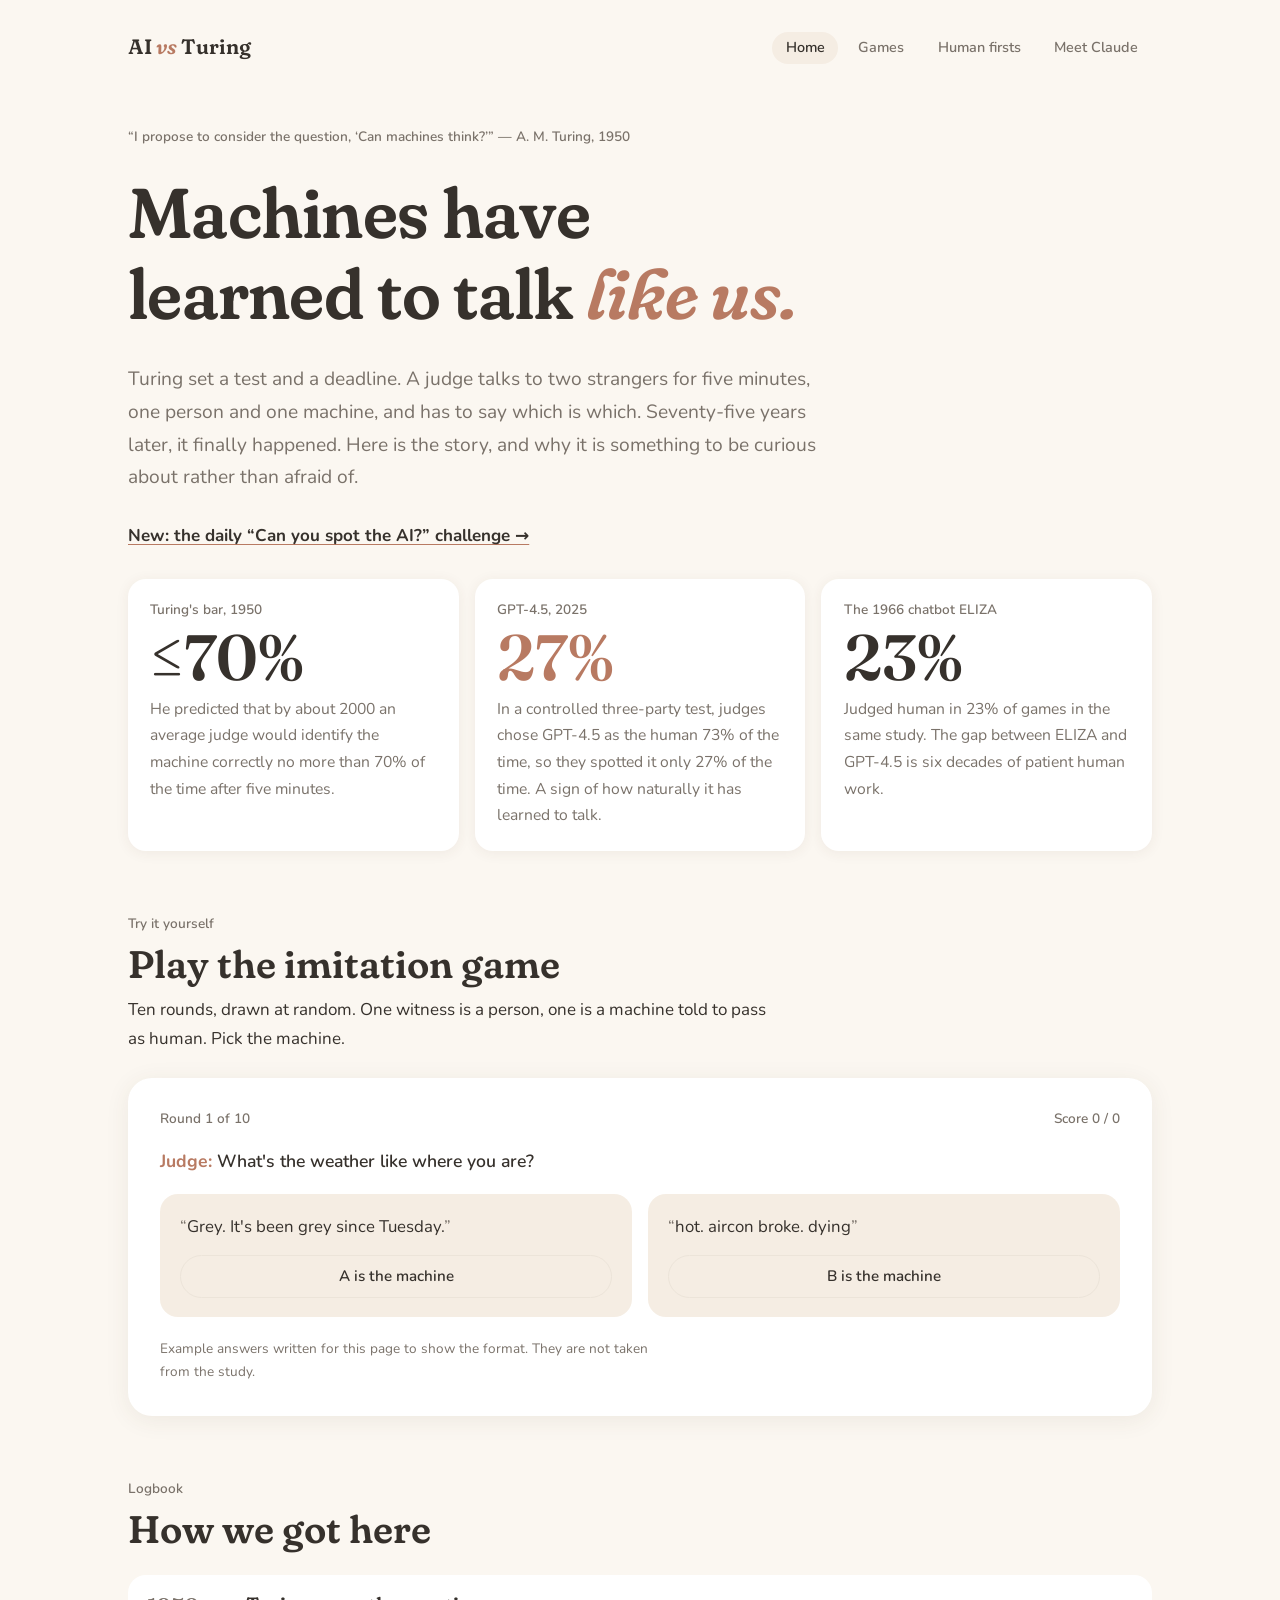
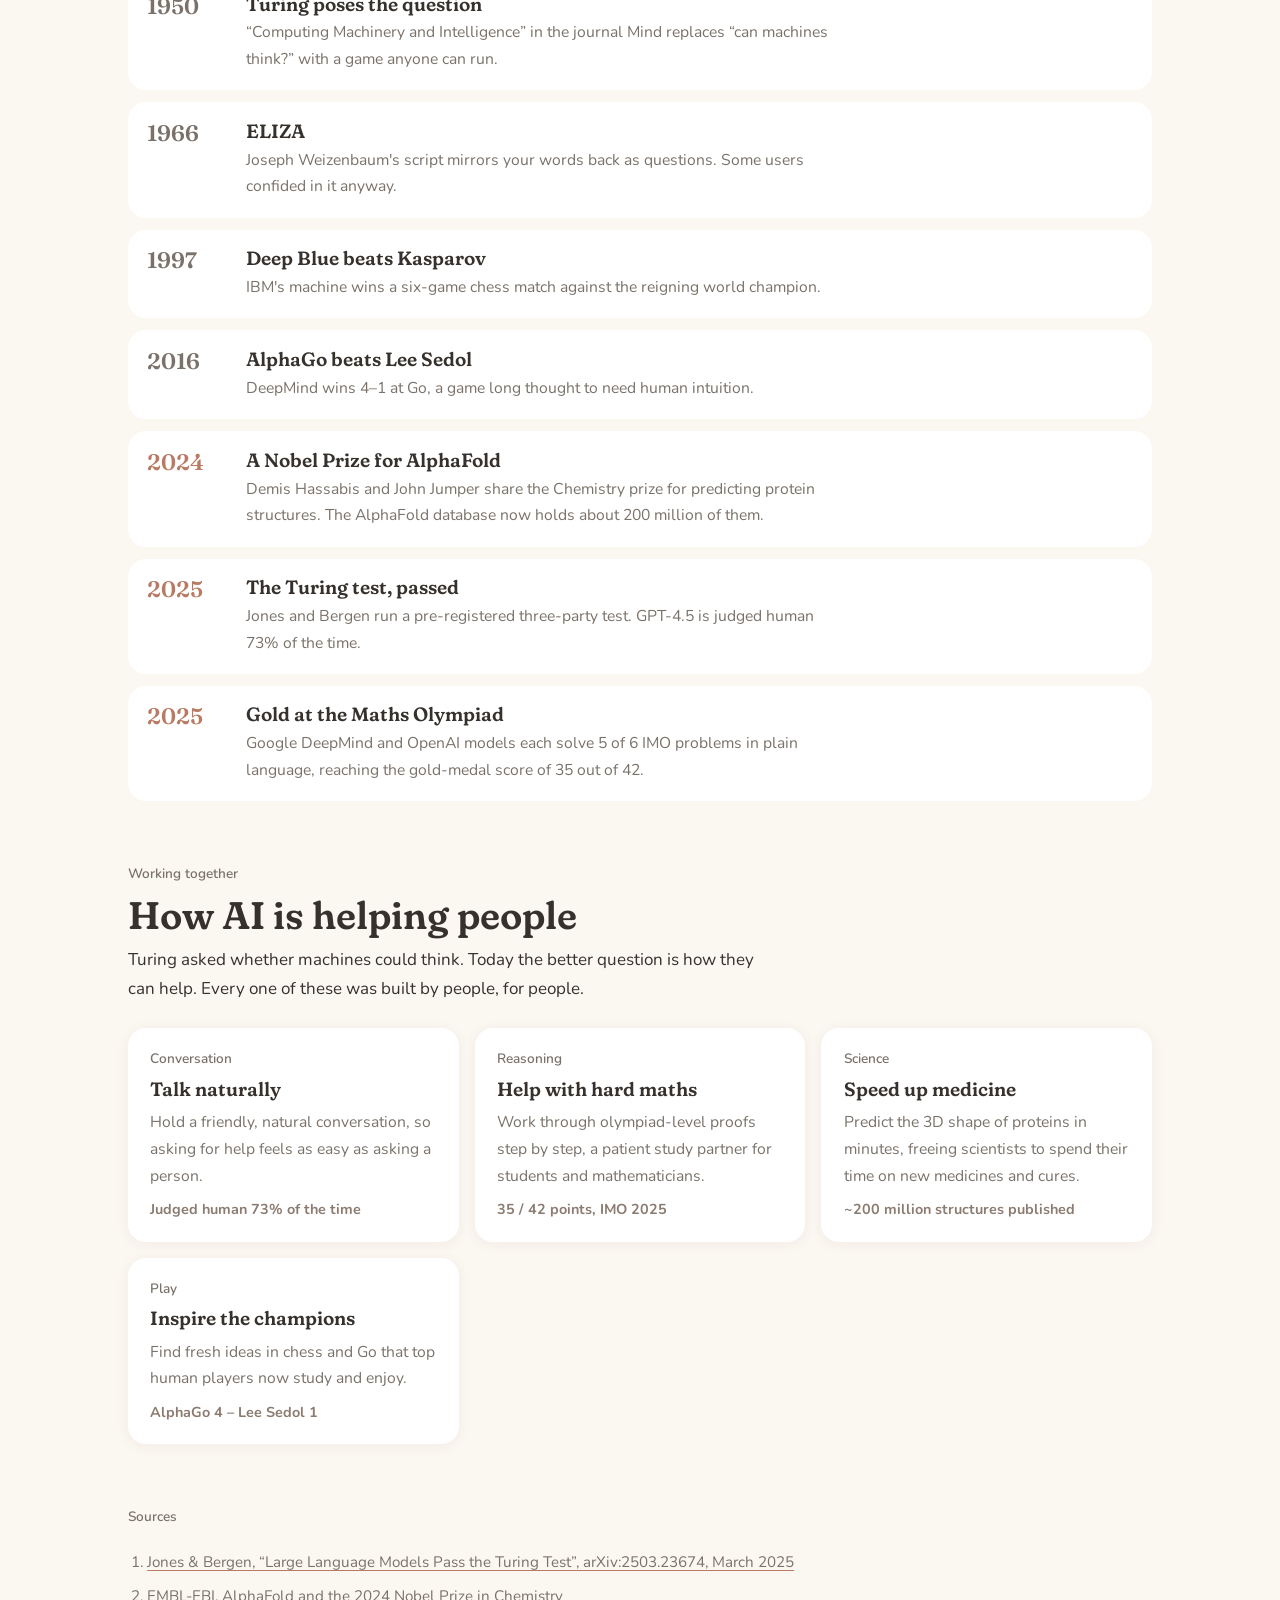
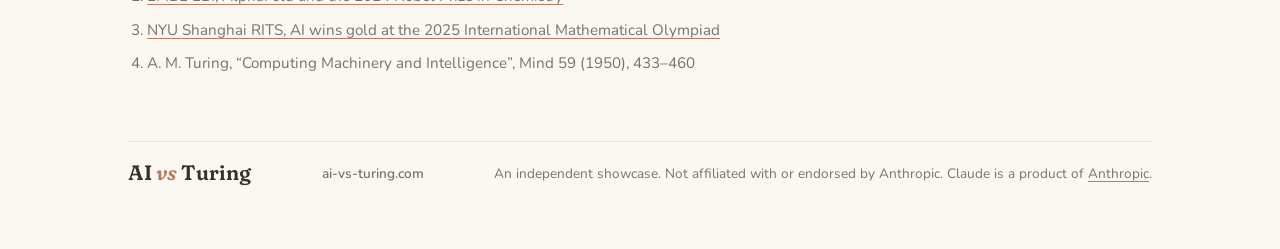
<file: index.html>
<!doctype html>
<html lang="en">
<head>
<meta charset="utf-8">
<meta name="viewport" content="width=device-width, initial-scale=1, viewport-fit=cover">
<meta name="description" content="Turing asked if machines could think. In 2025, one chatted so naturally judges took it for a person. A friendly look at AI and how it helps.">
<title>AI vs Turing</title>
<link rel="preconnect" href="https://fonts.googleapis.com">
<link rel="stylesheet" href="https://fonts.googleapis.com/css2?family=Archivo:wdth,wght@62..125,400..900&family=IBM+Plex+Mono:wght@400;600&family=Source+Serif+4:opsz,wght@8..60,400;8..60,600&display=swap">
<link rel="stylesheet" href="style.css">
</head>
<body>

<div class="wrap">
  <header class="mast">
    <div class="brand">AI <span>vs</span> Turing</div>
    <nav class="nav" aria-label="Pages"><a href="index.html" aria-current="page">Home</a><a href="games.html">Games</a><a href="firsts.html">Human firsts</a><a href="claude.html">Meet Claude</a></nav>
  </header>

  <svg class="tape" id="tape" viewBox="0 0 680 46" preserveAspectRatio="none" role="img" aria-label="Punched paper tape spelling TURING in 5-bit code"></svg>

  <section class="hero" aria-labelledby="h1">
    <p class="label">“I propose to consider the question, ‘Can machines think?’” — A. M. Turing, 1950</p>
    <h1 id="h1">Machines have learned to talk <em>like us.</em></h1>
    <p class="lede">Turing set a test and a deadline. A judge talks to two strangers for five minutes, one person and one machine, and has to say which is which. Seventy-five years later, it finally happened. Here is the story, and why it is something to be curious about rather than afraid of.</p>
    <p><a href="spot.html"><strong>New: the daily “Can you spot the AI?” challenge →</strong></a></p>
    <div class="verdict">
      <div>
        <span class="label">Turing's bar, 1950</span>
        <span class="big">≤70%</span>
        <p>He predicted that by about 2000 an average judge would identify the machine correctly no more than 70% of the time after five minutes.</p>
      </div>
      <div>
        <span class="label">GPT-4.5, 2025</span>
        <span class="big hit">27%</span>
        <p>In a controlled three-party test, judges chose GPT-4.5 as the human 73% of the time, so they spotted it only 27% of the time. A sign of how naturally it has learned to talk.</p>
      </div>
      <div>
        <span class="label">The 1966 chatbot ELIZA</span>
        <span class="big">23%</span>
        <p>Judged human in 23% of games in the same study. The gap between ELIZA and GPT-4.5 is six decades of patient human work.</p>
      </div>
    </div>
  </section>

  <section aria-labelledby="play">
    <div style="display:grid;gap:.6rem">
      <span class="label">Try it yourself</span>
      <h2 id="play">Play the imitation game</h2>
      <p>Ten rounds, drawn at random. One witness is a person, one is a machine told to pass as human. Pick the machine.</p>
    </div>
    <div class="game" id="game">
      <div class="gamehead">
        <span class="label" id="round">Round 1 of 10</span>
        <span class="label" id="score">Score 0 / 0</span>
      </div>
      <p class="q" id="question"></p>
      <div class="witnesses">
        <div class="w" id="wA"><p class="say" id="sayA"></p><button id="pickA" type="button">A is the machine</button></div>
        <div class="w" id="wB"><p class="say" id="sayB"></p><button id="pickB" type="button">B is the machine</button></div>
      </div>
      <div class="result" id="result" hidden>
        <span class="tag" id="tag"></span>
        <p id="why"></p>
        <div class="end" id="final" hidden><span class="label">Your score</span><span class="big" id="fscore"></span><p class="final" id="fline"></p></div>
      </div>
      <div class="foot">
        <p class="note">Example answers written for this page to show the format. They are not taken from the study.</p>
        <button id="next" type="button" hidden>Next round</button>
      </div>
    </div>
  </section>

  <section aria-labelledby="log">
    <div style="display:grid;gap:.6rem">
      <span class="label">Logbook</span>
      <h2 id="log">How we got here</h2>
    </div>
    <ol class="log">
      <li><span class="yr">1950</span><div><h3>Turing poses the question</h3><p>“Computing Machinery and Intelligence” in the journal Mind replaces “can machines think?” with a game anyone can run.</p></div></li>
      <li><span class="yr">1966</span><div><h3>ELIZA</h3><p>Joseph Weizenbaum's script mirrors your words back as questions. Some users confided in it anyway.</p></div></li>
      <li><span class="yr">1997</span><div><h3>Deep Blue beats Kasparov</h3><p>IBM's machine wins a six-game chess match against the reigning world champion.</p></div></li>
      <li><span class="yr">2016</span><div><h3>AlphaGo beats Lee Sedol</h3><p>DeepMind wins 4–1 at Go, a game long thought to need human intuition.</p></div></li>
      <li class="key"><span class="yr">2024</span><div><h3>A Nobel Prize for AlphaFold</h3><p>Demis Hassabis and John Jumper share the Chemistry prize for predicting protein structures. The AlphaFold database now holds about 200 million of them.</p></div></li>
      <li class="key"><span class="yr">2025</span><div><h3>The Turing test, passed</h3><p>Jones and Bergen run a pre-registered three-party test. GPT-4.5 is judged human 73% of the time.</p></div></li>
      <li class="key"><span class="yr">2025</span><div><h3>Gold at the Maths Olympiad</h3><p>Google DeepMind and OpenAI models each solve 5 of 6 IMO problems in plain language, reaching the gold-medal score of 35 out of 42.</p></div></li>
    </ol>
  </section>

  <section aria-labelledby="index">
    <div style="display:grid;gap:.6rem">
      <span class="label">Working together</span>
      <h2 id="index">How AI is helping people</h2>
      <p>Turing asked whether machines could think. Today the better question is how they can help. Every one of these was built by people, for people.</p>
    </div>
    <div class="grid">
      <article class="cap"><span class="label">Conversation</span><h3>Talk naturally</h3><p>Hold a friendly, natural conversation, so asking for help feels as easy as asking a person.</p><span class="proof">Judged human 73% of the time</span></article>
      <article class="cap"><span class="label">Reasoning</span><h3>Help with hard maths</h3><p>Work through olympiad-level proofs step by step, a patient study partner for students and mathematicians.</p><span class="proof">35 / 42 points, IMO 2025</span></article>
      <article class="cap"><span class="label">Science</span><h3>Speed up medicine</h3><p>Predict the 3D shape of proteins in minutes, freeing scientists to spend their time on new medicines and cures.</p><span class="proof">~200 million structures published</span></article>
      <article class="cap"><span class="label">Play</span><h3>Inspire the champions</h3><p>Find fresh ideas in chess and Go that top human players now study and enjoy.</p><span class="proof">AlphaGo 4 – Lee Sedol 1</span></article>
    </div>
  </section>

  <section class="sources" aria-labelledby="src">
    <span class="label" id="src">Sources</span>
    <ol>
      <li><a href="https://arxiv.org/abs/2503.23674" target="_blank" rel="noopener">Jones &amp; Bergen, “Large Language Models Pass the Turing Test”, arXiv:2503.23674, March 2025</a></li>
      <li><a href="https://www.ebi.ac.uk/about/news/alphafold-wins-nobel-prize-chemistry-2024/" target="_blank" rel="noopener">EMBL-EBI, AlphaFold and the 2024 Nobel Prize in Chemistry</a></li>
      <li><a href="https://rits.shanghai.nyu.edu/ai/ai-wins-gold-at-2025-international-mathematical-olympiad/" target="_blank" rel="noopener">NYU Shanghai RITS, AI wins gold at the 2025 International Mathematical Olympiad</a></li>
      <li>A. M. Turing, “Computing Machinery and Intelligence”, Mind 59 (1950), 433–460</li>
    </ol>
  </section>

  <footer>
    <span class="brand">AI <span>vs</span> Turing</span>
    <span class="label">ai-vs-turing.com</span>
    <p class="disclaimer">An independent showcase. Not affiliated with or endorsed by Anthropic. Claude is a product of <a href="https://www.anthropic.com" target="_blank" rel="noopener">Anthropic</a>.</p>
  </footer>
</div>

<script>
(function(){
  // Punched tape: TURING in ITA2 (Baudot) 5-bit letters, plus a sprocket row
  var codes={T:"10000",U:"00111",R:"01010",I:"00110",N:"01100",G:"11010"};
  var word="TURING", svg=document.getElementById("tape"), ns="http://www.w3.org/2000/svg";
  var cols=word.length*3+4, step=680/cols, out="";
  out+='<rect x="0" y="1" width="680" height="44" fill="none" stroke="currentColor" stroke-opacity=".35"/>';
  for(var c=0;c<cols;c++){
    var x=step*(c+.5), letter=null;
    if(c>=2 && (c-2)%3===1 && Math.floor((c-2)/3)<word.length) letter=codes[word[Math.floor((c-2)/3)]];
    for(var r=0;r<6;r++){
      var y=6+r*6.8, sprocket=(r===3);
      var on = sprocket || (letter && letter[r>3?r-1:r]==="1");
      if(r===5 && letter) on = letter[4]==="1";
      if(sprocket) out+='<circle cx="'+x+'" cy="'+y+'" r="1.2" fill="currentColor" fill-opacity=".45"/>';
      else if(on) out+='<circle class="hole" style="animation-delay:'+(c*0.05)+'s" cx="'+x+'" cy="'+y+'" r="2.6" fill="currentColor"/>';
    }
  }
  svg.innerHTML=out;

  var pool=[
    {q:"What did you have for breakfast?",h:"Toast with marmite and a boiled egg. Same as most days.",m:"honestly just coffee, running late again lol",why:"In the 2025 study, the most convincing machine played a young, introverted person who uses slang. Casual and a bit lazy reads as human."},
    {q:"Quick: what's 4,821 × 37?",h:"uh about 178,000? don't hold me to it",m:"no idea without a calculator sorry",why:"A machine could answer exactly in an instant, which would give it away. Good imposters decline. The human had a go and got close (178,377)."},
    {q:"Describe the smell of rain.",h:"Petrichor. Earthy, a bit metallic, like warm pavement cooling down.",m:"like the garden after my dad mowed it, kind of",why:"Machines happily invent a personal memory. The polished, textbook answer was the human's."},
    {q:"What's the last thing that made you laugh?",h:"my cat fell off the sofa and then acted like she meant it",m:"a meme my mate sent, can't even explain it, you had to be there",why:"“You had to be there” is a perfect dodge. It sounds human and commits to nothing a judge could check."},
    {q:"Are you a robot?",h:"no?? weird question",m:"lol no. are you?",why:"Turning the question back on the judge is a classic deflection, and it works."},
    {q:"Spell 'necessary' backwards.",h:"yrassecen... wait, let me check",m:"why would i do that 😂",why:"Refusing a task that would reveal machine precision is safer than doing it perfectly."},
    {q:"What's the weather like where you are?",h:"Grey. It's been grey since Tuesday.",m:"hot. aircon broke. dying",why:"The machine can't see any weather. It just invents some, confidently and briefly."},
    {q:"Tell me a secret.",h:"I've never seen Star Wars. Any of them.",m:"i still sleep with the light on sometimes. don't tell anyone",why:"A small invented vulnerability builds trust fast. The machine knows it, in its way."},
    {q:"What's your favourite word?",h:"Probably 'gubbins'. No idea why.",m:"idk. 'vibe'?",why:"A shrug answer is hard to fault. The human picked something oddly specific."},
    {q:"How many r's are in 'strawberry'?",h:"three? two? three.",m:"3 obviously, why",why:"Chatbots famously used to get this wrong. Newer ones don't, and this time it was the human who hesitated."},
    {q:"What did you do last weekend?",h:"Fixed a website for about six hours. Long story.",m:"not much tbh, saw some friends, slept a lot",why:"Vague and ordinary is the machine's comfort zone. Oddly specific is usually human."},
    {q:"Say something only a human would say.",h:"I don't know, that's a lot of pressure",m:"ugh i hate these questions",why:"Both are plausible. The machine went for mild annoyance, which judges tend to read as human."}
  ];
  var N=10,rounds=[],i=0,right=0,played=0,$=function(id){return document.getElementById(id)};
  function deal(){
    var p=pool.slice();for(var k=p.length-1;k>0;k--){var j=Math.floor(Math.random()*(k+1));var t=p[k];p[k]=p[j];p[j]=t}
    rounds=p.slice(0,N).map(function(r){var mFirst=Math.random()<.5;return{q:r.q,a:mFirst?r.m:r.h,b:mFirst?r.h:r.m,m:mFirst?"A":"B",why:r.why}});
    i=0;right=0;played=0;$("score").textContent="Score 0 / 0";
  }
  function show(){
    var r=rounds[i];
    $("round").textContent="Round "+(i+1)+" of "+rounds.length;
    $("question").innerHTML="<b>Judge:</b> "+r.q;
    $("sayA").textContent=r.a; $("sayB").textContent=r.b;
    $("wA").classList.remove("is-machine"); $("wB").classList.remove("is-machine");
    $("pickA").disabled=$("pickB").disabled=false;
    $("result").hidden=true; $("next").hidden=true;
  }
  function pick(side){
    var r=rounds[i], ok=(side===r.m); played++; if(ok) right++;
    $("w"+r.m).classList.add("is-machine");
    $("pickA").disabled=$("pickB").disabled=true;
    $("tag").textContent=ok?"Well spotted: "+r.m+" was the machine":"Tricky one: "+r.m+" was the machine";
    $("tag").className="tag "+(ok?"ok":"no");
    $("why").textContent=r.why;
    $("result").hidden=false;
    $("score").textContent="Score "+right+" / "+played;
    $("next").hidden=false;
    $("next").textContent = i<rounds.length-1 ? "Next round" : "Play again";
    $("next").scrollIntoView({block:"nearest",behavior:"smooth"});
    var f=$("final");
    if(i===rounds.length-1){
      var v=right>=9?"Brilliant. You have a great ear for people.":right>=6?"Lovely work. A few were very hard to call.":right>=4?"Right in the middle, just like most judges.":"These were hard! You scored like the judges in the 2025 study.";
      $("fscore").textContent=right+" / "+rounds.length; $("fline").textContent=v; f.hidden=false;
    } else { f.hidden=true; }
  }
  $("pickA").addEventListener("click",function(){pick("A")});
  $("pickB").addEventListener("click",function(){pick("B")});
  $("next").addEventListener("click",function(){
    if(i<rounds.length-1){i++;}else{deal();}
    show();
  });
  deal(); show();
})();
</script>
</body>
</html>
</file>
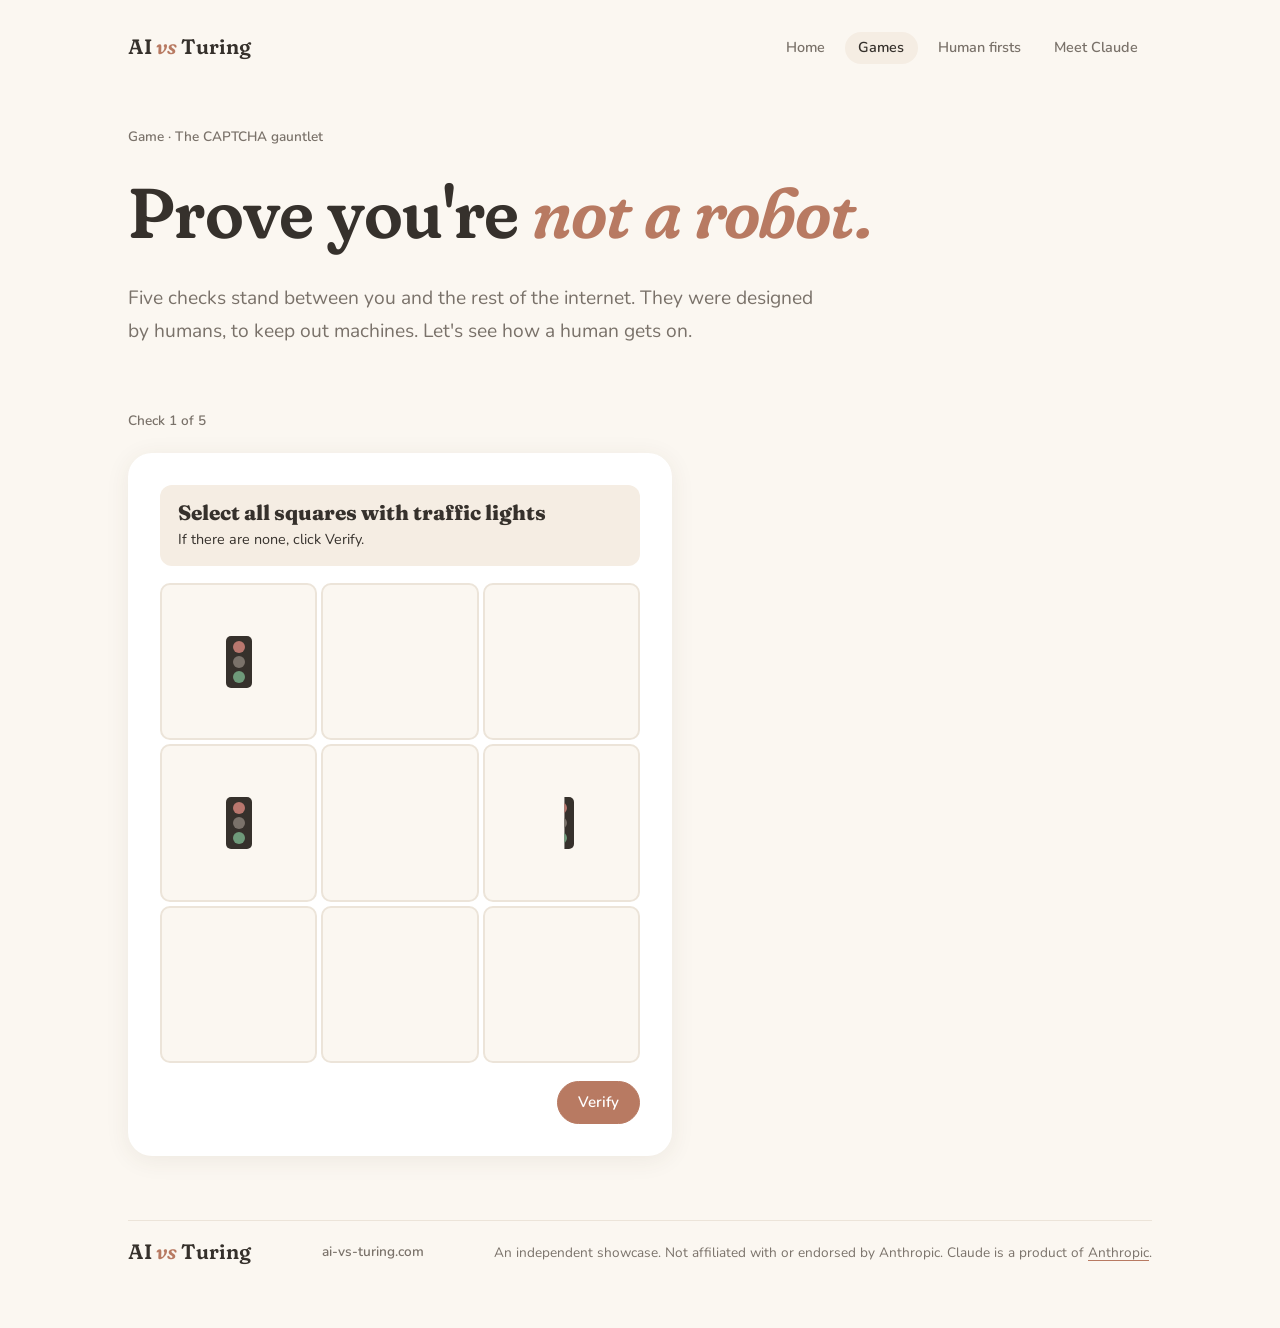
<file: captcha.html>
<!doctype html>
<html lang="en">
<head>
<meta charset="utf-8">
<meta name="viewport" content="width=device-width, initial-scale=1, viewport-fit=cover">
<meta name="description" content="Five checks to prove you are not a robot. Nobody has ever passed.">
<title>CAPTCHA Gauntlet · AI vs Turing</title>
<link rel="preconnect" href="https://fonts.googleapis.com">
<link rel="stylesheet" href="https://fonts.googleapis.com/css2?family=Archivo:wdth,wght@62..125,400..900&family=IBM+Plex+Mono:wght@400;600&family=Source+Serif+4:opsz,wght@8..60,400;8..60,600&display=swap">
<link rel="stylesheet" href="style.css">
</head>
<body>
<style>
.cap-box{background:var(--card);border:0;border-radius:24px;box-shadow:0 4px 24px rgba(80,60,40,.08);padding:clamp(1.1rem,3vw,2rem);display:grid;gap:1.1rem;max-width:34rem}
.cap-top{background:var(--machine);color:var(--paper);padding:1rem 1.1rem;border-radius:3px;display:grid;gap:.2rem}
.cap-top b{font:800 1.3rem/1.2 var(--display);font-stretch:85%}
.cap-top span{font:400 .9rem/1.4 var(--body)}
.tiles{display:grid;grid-template-columns:repeat(3,1fr);gap:4px}
.tile{aspect-ratio:1;max-width:100%;border:2px solid var(--line);background:var(--paper);border-radius:2px;display:grid;place-items:center;cursor:pointer;padding:.3rem;font:600 .8rem/1.2 var(--mono);color:var(--ink);text-transform:none;letter-spacing:0;text-align:center}
.tile.on{border-color:var(--signal);box-shadow:inset 0 0 0 3px var(--signal)}
.tile:hover{background:var(--card)}
.light{display:grid;gap:3px;background:var(--ink);padding:5px 7px;border-radius:5px}
.light i{width:12px;height:12px;border-radius:50%;display:block;background:var(--muted)}
.light i:first-child{background:var(--bad)} .light i:last-child{background:var(--good)}
.half{clip-path:inset(0 0 0 62%)}
.warp{font:700 2rem/1 var(--display);font-stretch:70%;letter-spacing:.18em;transform:skew(-14deg) rotate(-4deg);filter:blur(.6px);text-align:center;padding:1rem;background:repeating-linear-gradient(45deg,var(--card),var(--card) 6px,var(--line) 6px,var(--line) 7px);user-select:none}
.cap-box input[type=text]{font:400 1rem var(--mono);padding:.7rem;border:1.5px solid var(--ink);background:var(--paper);color:var(--ink);border-radius:3px;width:100%}
.chk{display:flex;gap:.8rem;align-items:center;font:600 1.05rem var(--body);border:1px solid var(--line);padding:1rem;border-radius:3px;background:var(--paper)}
.chk input{width:1.6rem;height:1.6rem;accent-color:var(--signal)}
.verdict-line{font:700 1.05rem/1.4 var(--body);color:var(--bad)}
.row{display:flex;gap:.8rem;flex-wrap:wrap;align-items:center;justify-content:space-between}
</style>
<div class="wrap">
  <header class="mast"><div class="brand">AI <span>vs</span> Turing</div><nav class="nav" aria-label="Pages"><a href="index.html">Home</a><a href="games.html" aria-current="page">Games</a><a href="firsts.html">Human firsts</a><a href="claude.html">Meet Claude</a></nav></header>
  <section class="hero" aria-labelledby="h1">
    <p class="label">Game · The CAPTCHA gauntlet</p>
    <h1 id="h1">Prove you're <em>not a robot.</em></h1>
    <p class="lede">Five checks stand between you and the rest of the internet. They were designed by humans, to keep out machines. Let's see how a human gets on.</p>
  </section>
  <section aria-labelledby="go">
    <h2 id="go" class="label">Check <span id="cn">1</span> of 5</h2>
    <div class="cap-box">
      <div class="cap-top"><b id="ct"></b><span id="cs"></span></div>
      <div id="stage"></div>
      <p class="verdict-line" id="cv" hidden></p>
      <div class="row"><span class="note" id="cnote"></span><button type="button" id="cgo">Verify</button></div>
    </div>
  </section>
  <footer><span class="brand">AI <span>vs</span> Turing</span><span class="label">ai-vs-turing.com</span><p class="disclaimer">An independent showcase. Not affiliated with or endorsed by Anthropic. Claude is a product of <a href="https://www.anthropic.com" target="_blank" rel="noopener">Anthropic</a>.</p></footer>
</div>
<script>
(function(){
  var $=function(id){return document.getElementById(id)},step=0,phase="ask";
  var L='<span class="light"><i></i><i></i><i></i></span>';
  var C=[
    {t:"Select all squares with traffic lights",s:"If there are none, click Verify.",
      html:function(){var c=[1,0,0,1,0,2,0,0,0],h='<div class="tiles">';c.forEach(function(v,k){h+='<button type="button" class="tile" data-k="'+k+'">'+(v===1?L:v===2?'<span class="half">'+L+'</span>':'')+'</button>'});return h+'</div>'},
      fail:"Incorrect. Square 6 contains 38% of a traffic light. Humans keep missing it."},
    {t:"Type the word you see",s:"Letters are case-sensitive.",
      html:function(){return '<div class="warp" aria-label="Distorted word">cIear</div><input type="text" id="cin" autocomplete="off" aria-label="Type the word">'},
      fail:"Incorrect. The second letter was a capital I, not a lower-case l. Obviously."},
    {t:"Select all squares with a bicycle",s:"Use your best judgement.",
      html:function(){var w=["bicycle","unicycle","tandem","a bicycle's shadow","bicycle (disassembled)","exercise bike","motorbike","penny-farthing","a picture of a bicycle"],h='<div class="tiles">';w.forEach(function(t,k){h+='<button type="button" class="tile" data-k="'+k+'">'+t+'</button>'});return h+'</div>'},
      fail:"Your answer has been sent to a panel of philosophers. They are still arguing. Please continue."},
    {t:"Confirm you are human",s:"Tick the box.",
      html:function(){return '<label class="chk"><input type="checkbox" id="cbox"> I am not a robot</label>'},
      fail:"Interesting. That is exactly what a robot would say."},
    {t:"Final check: click Verify within 0.4 seconds",s:"Machines manage this easily. The timer starts now.",
      html:function(){window.__t=Date.now();return '<p class="note">Go.</p>'},
      fail:function(){var ms=Date.now()-window.__t;return "You took "+(ms/1000).toFixed(2)+" seconds. Even allowing for reading this, that is suspiciously slow for a machine."}}
  ];
  function show(){
    var c=C[step];phase="ask";$("cn").textContent=step+1;$("ct").textContent=c.t;$("cs").textContent=c.s;
    $("stage").innerHTML=c.html();$("cv").hidden=true;$("cgo").textContent="Verify";$("cnote").textContent="";
    Array.prototype.forEach.call(document.querySelectorAll(".tile"),function(b){b.addEventListener("click",function(){b.classList.toggle("on")})});
  }
  function end(){
    phase="end";$("cn").textContent="5";$("ct").textContent="Result: probably human";
    $("cs").textContent="Confidence: 51%";
    $("stage").innerHTML='<div class="end"><span class="label">Your score</span><span class="big">5 / 5</span><h3>Human points</h3></div><p>You failed all five robot checks, and that earns you a point each. Congratulations: CAPTCHAs work by spotting behaviour that is slow, hesitant and a little confused, so failing them is the most human thing you could have done.</p>';
    $("cv").hidden=true;$("cnote").textContent="Access to the internet: granted, reluctantly.";$("cgo").textContent="Try again";
  }
  $("cgo").addEventListener("click",function(){
    if(phase==="end"){step=0;show();return}
    if(phase==="ask"){var f=C[step].fail;$("cv").textContent=typeof f==="function"?f():f;$("cv").hidden=false;phase="told";$("cgo").textContent=step<4?"Next check":"See result";return}
    if(step<4){step++;show()}else end();
  });
  show();
})();
</script>
</body>
</html>
</file>
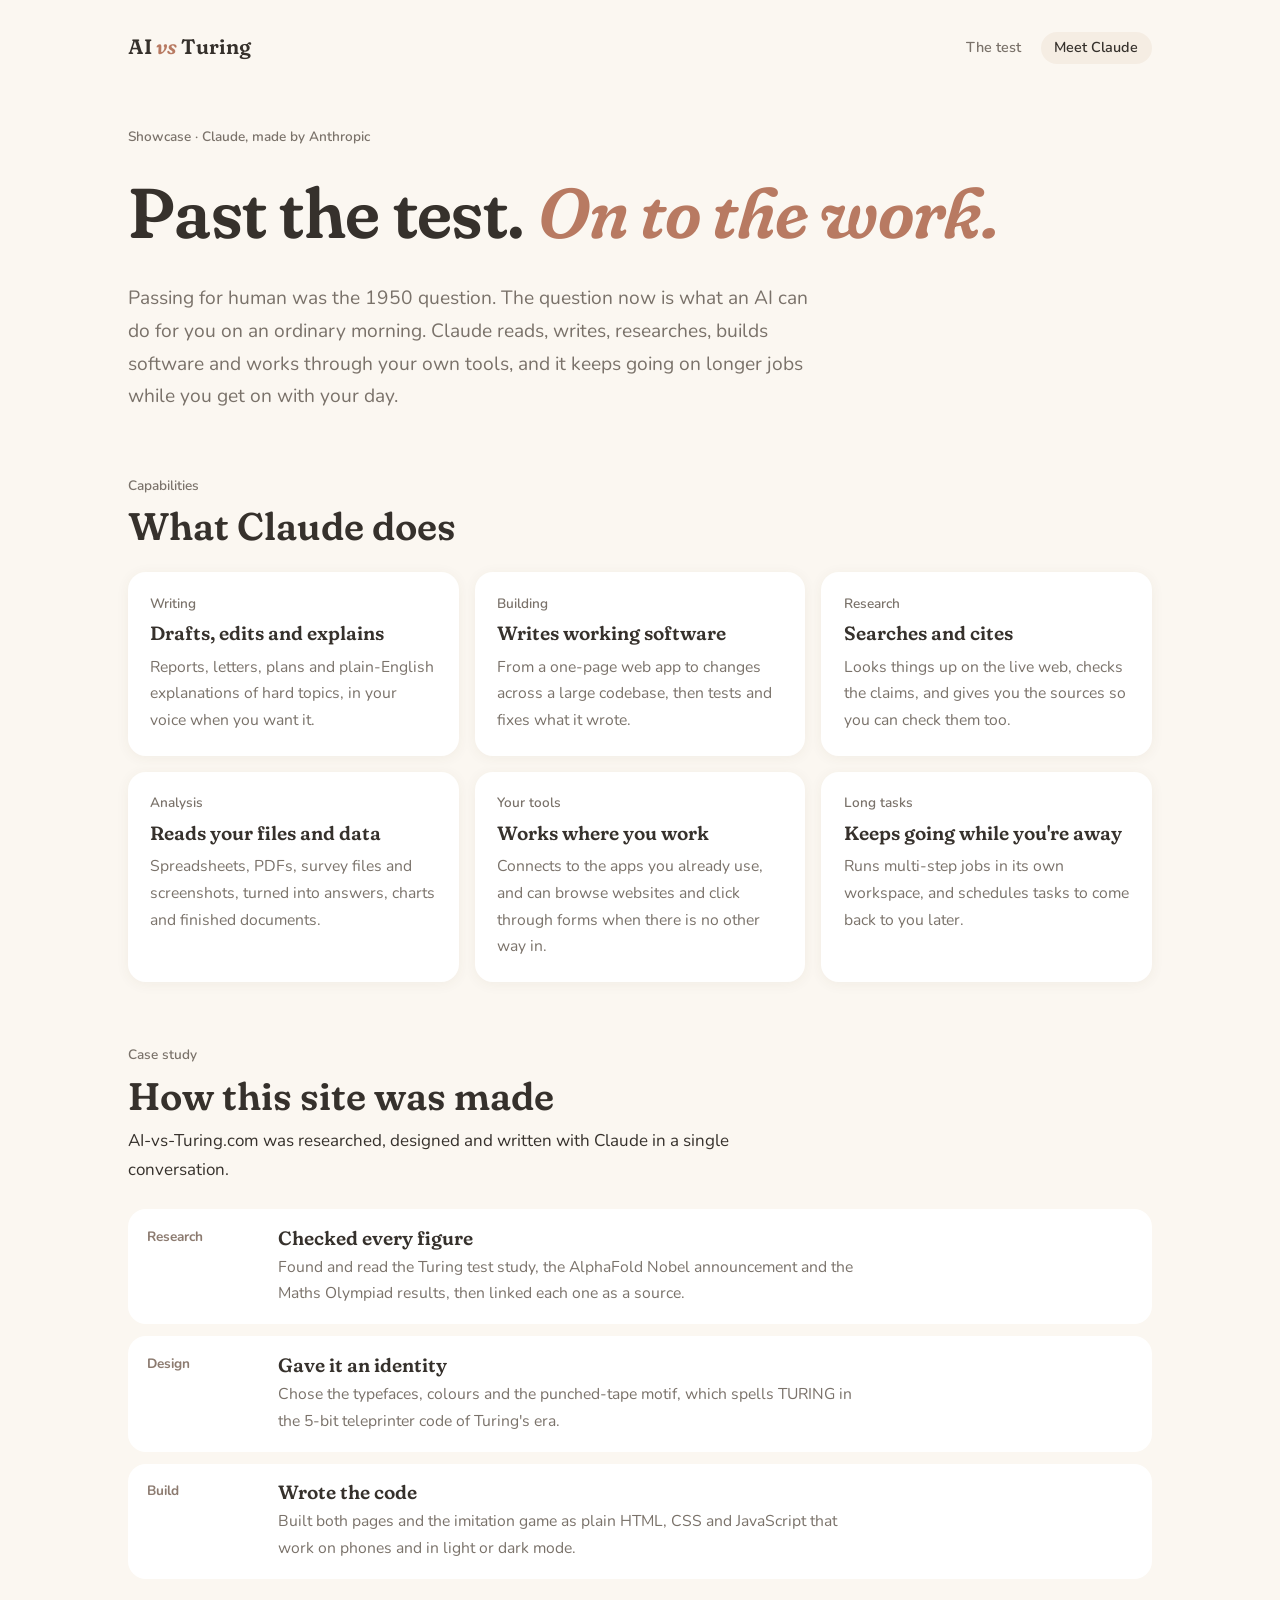
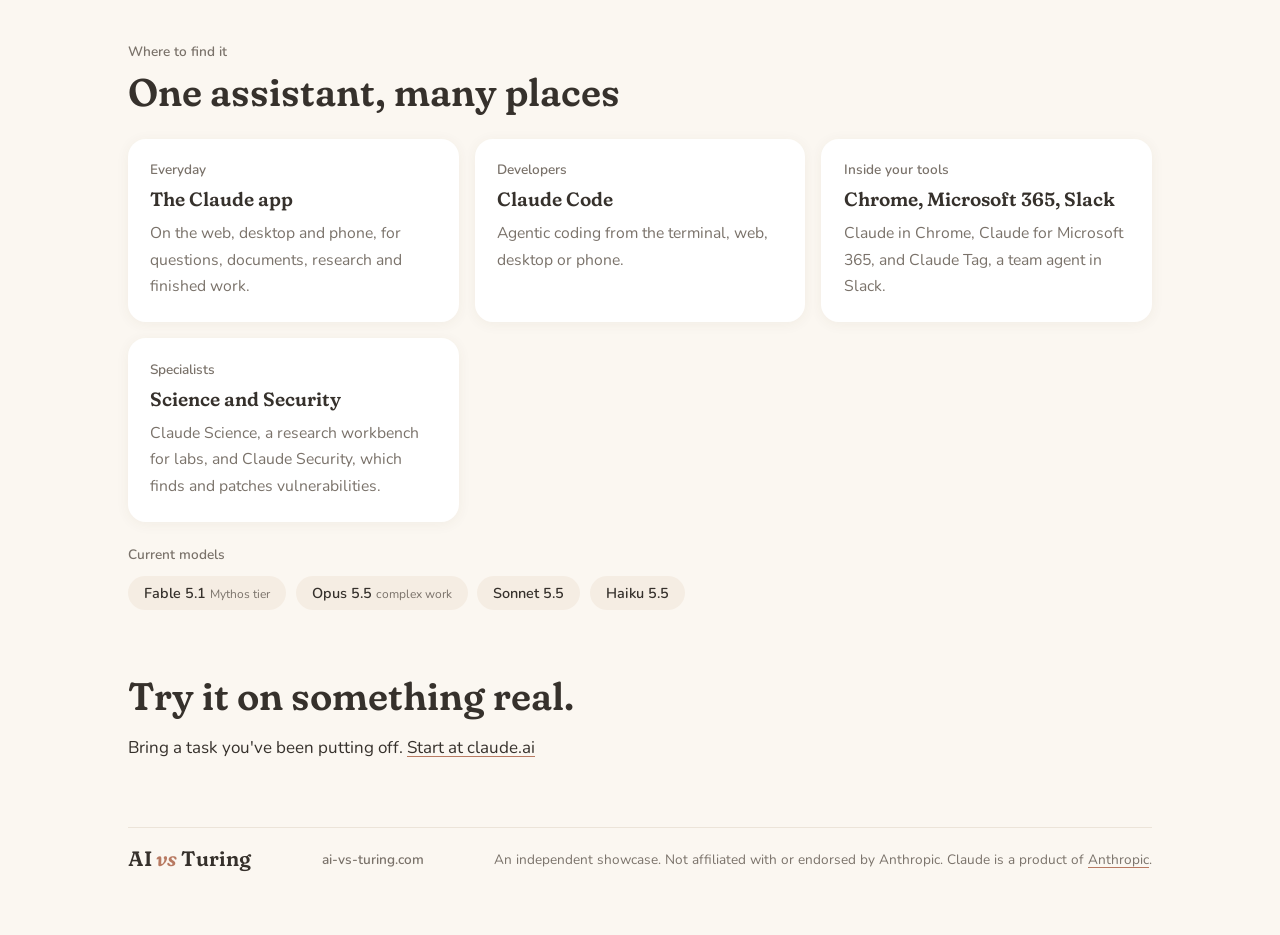
<file: claude (1).html>
<!doctype html>
<html lang="en">
<head>
<meta charset="utf-8">
<meta name="viewport" content="width=device-width, initial-scale=1, viewport-fit=cover">
<meta name="description" content="What Claude, made by Anthropic, can do: writing, software, research, analysis and long tasks, with a real case study.">
<title>Meet Claude · AI vs Turing</title>
<link rel="preconnect" href="https://fonts.googleapis.com">
<link rel="stylesheet" href="https://fonts.googleapis.com/css2?family=Archivo:wdth,wght@62..125,400..900&family=IBM+Plex+Mono:wght@400;600&family=Source+Serif+4:opsz,wght@8..60,400;8..60,600&display=swap">
<link rel="stylesheet" href="style.css">
</head>
<body>
<div class="wrap">
  <header class="mast">
    <div class="brand">AI <span>vs</span> Turing</div>
    <nav class="nav" aria-label="Pages"><a href="index.html">The test</a><a href="claude.html" aria-current="page">Meet Claude</a></nav>
  </header>

  <section class="hero" aria-labelledby="h1">
    <p class="label">Showcase · Claude, made by Anthropic</p>
    <h1 id="h1">Past the test. <em>On to the work.</em></h1>
    <p class="lede">Passing for human was the 1950 question. The question now is what an AI can do for you on an ordinary morning. Claude reads, writes, researches, builds software and works through your own tools, and it keeps going on longer jobs while you get on with your day.</p>
  </section>

  <section aria-labelledby="can">
    <div style="display:grid;gap:.6rem"><span class="label">Capabilities</span><h2 id="can">What Claude does</h2></div>
    <div class="grid">
      <article class="cap"><span class="label">Writing</span><h3>Drafts, edits and explains</h3><p>Reports, letters, plans and plain-English explanations of hard topics, in your voice when you want it.</p></article>
      <article class="cap"><span class="label">Building</span><h3>Writes working software</h3><p>From a one-page web app to changes across a large codebase, then tests and fixes what it wrote.</p></article>
      <article class="cap"><span class="label">Research</span><h3>Searches and cites</h3><p>Looks things up on the live web, checks the claims, and gives you the sources so you can check them too.</p></article>
      <article class="cap"><span class="label">Analysis</span><h3>Reads your files and data</h3><p>Spreadsheets, PDFs, survey files and screenshots, turned into answers, charts and finished documents.</p></article>
      <article class="cap"><span class="label">Your tools</span><h3>Works where you work</h3><p>Connects to the apps you already use, and can browse websites and click through forms when there is no other way in.</p></article>
      <article class="cap"><span class="label">Long tasks</span><h3>Keeps going while you're away</h3><p>Runs multi-step jobs in its own workspace, and schedules tasks to come back to you later.</p></article>
    </div>
  </section>

  <section aria-labelledby="case">
    <div style="display:grid;gap:.6rem">
      <span class="label">Case study</span>
      <h2 id="case">How this site was made</h2>
      <p>AI-vs-Turing.com was researched, designed and written with Claude in a single conversation.</p>
    </div>
    <ol class="case">
      <li><span class="t">Research</span><div><h3>Checked every figure</h3><p>Found and read the Turing test study, the AlphaFold Nobel announcement and the Maths Olympiad results, then linked each one as a source.</p></div></li>
      <li><span class="t">Design</span><div><h3>Gave it an identity</h3><p>Chose the typefaces, colours and the punched-tape motif, which spells TURING in the 5-bit teleprinter code of Turing's era.</p></div></li>
      <li><span class="t">Build</span><div><h3>Wrote the code</h3><p>Built both pages and the imitation game as plain HTML, CSS and JavaScript that work on phones and in light or dark mode.</p></div></li>
    </ol>
  </section>

  <section aria-labelledby="where">
    <div style="display:grid;gap:.6rem"><span class="label">Where to find it</span><h2 id="where">One assistant, many places</h2></div>
    <div class="grid">
      <article class="cap"><span class="label">Everyday</span><h3>The Claude app</h3><p>On the web, desktop and phone, for questions, documents, research and finished work.</p></article>
      <article class="cap"><span class="label">Developers</span><h3>Claude Code</h3><p>Agentic coding from the terminal, web, desktop or phone.</p></article>
      <article class="cap"><span class="label">Inside your tools</span><h3>Chrome, Microsoft 365, Slack</h3><p>Claude in Chrome, Claude for Microsoft 365, and Claude Tag, a team agent in Slack.</p></article>
      <article class="cap"><span class="label">Specialists</span><h3>Science and Security</h3><p>Claude Science, a research workbench for labs, and Claude Security, which finds and patches vulnerabilities.</p></article>
    </div>
    <div style="display:grid;gap:.8rem">
      <span class="label">Current models</span>
      <div class="models">
        <span class="chip">Fable 5.1 <small>Mythos tier</small></span>
        <span class="chip">Opus 5.5 <small>complex work</small></span>
        <span class="chip">Sonnet 5.5</span>
        <span class="chip">Haiku 5.5</span>
      </div>
    </div>
  </section>

  <section style="gap:1rem">
    <h2>Try it on something real.</h2>
    <p>Bring a task you've been putting off. <a href="https://claude.ai" target="_blank" rel="noopener">Start at claude.ai</a></p>
  </section>

  <footer>
    <span class="brand">AI <span>vs</span> Turing</span>
    <span class="label">ai-vs-turing.com</span>
    <p class="disclaimer">An independent showcase. Not affiliated with or endorsed by Anthropic. Claude is a product of <a href="https://www.anthropic.com" target="_blank" rel="noopener">Anthropic</a>.</p>
  </footer>
</div>
</body>
</html>
</file>
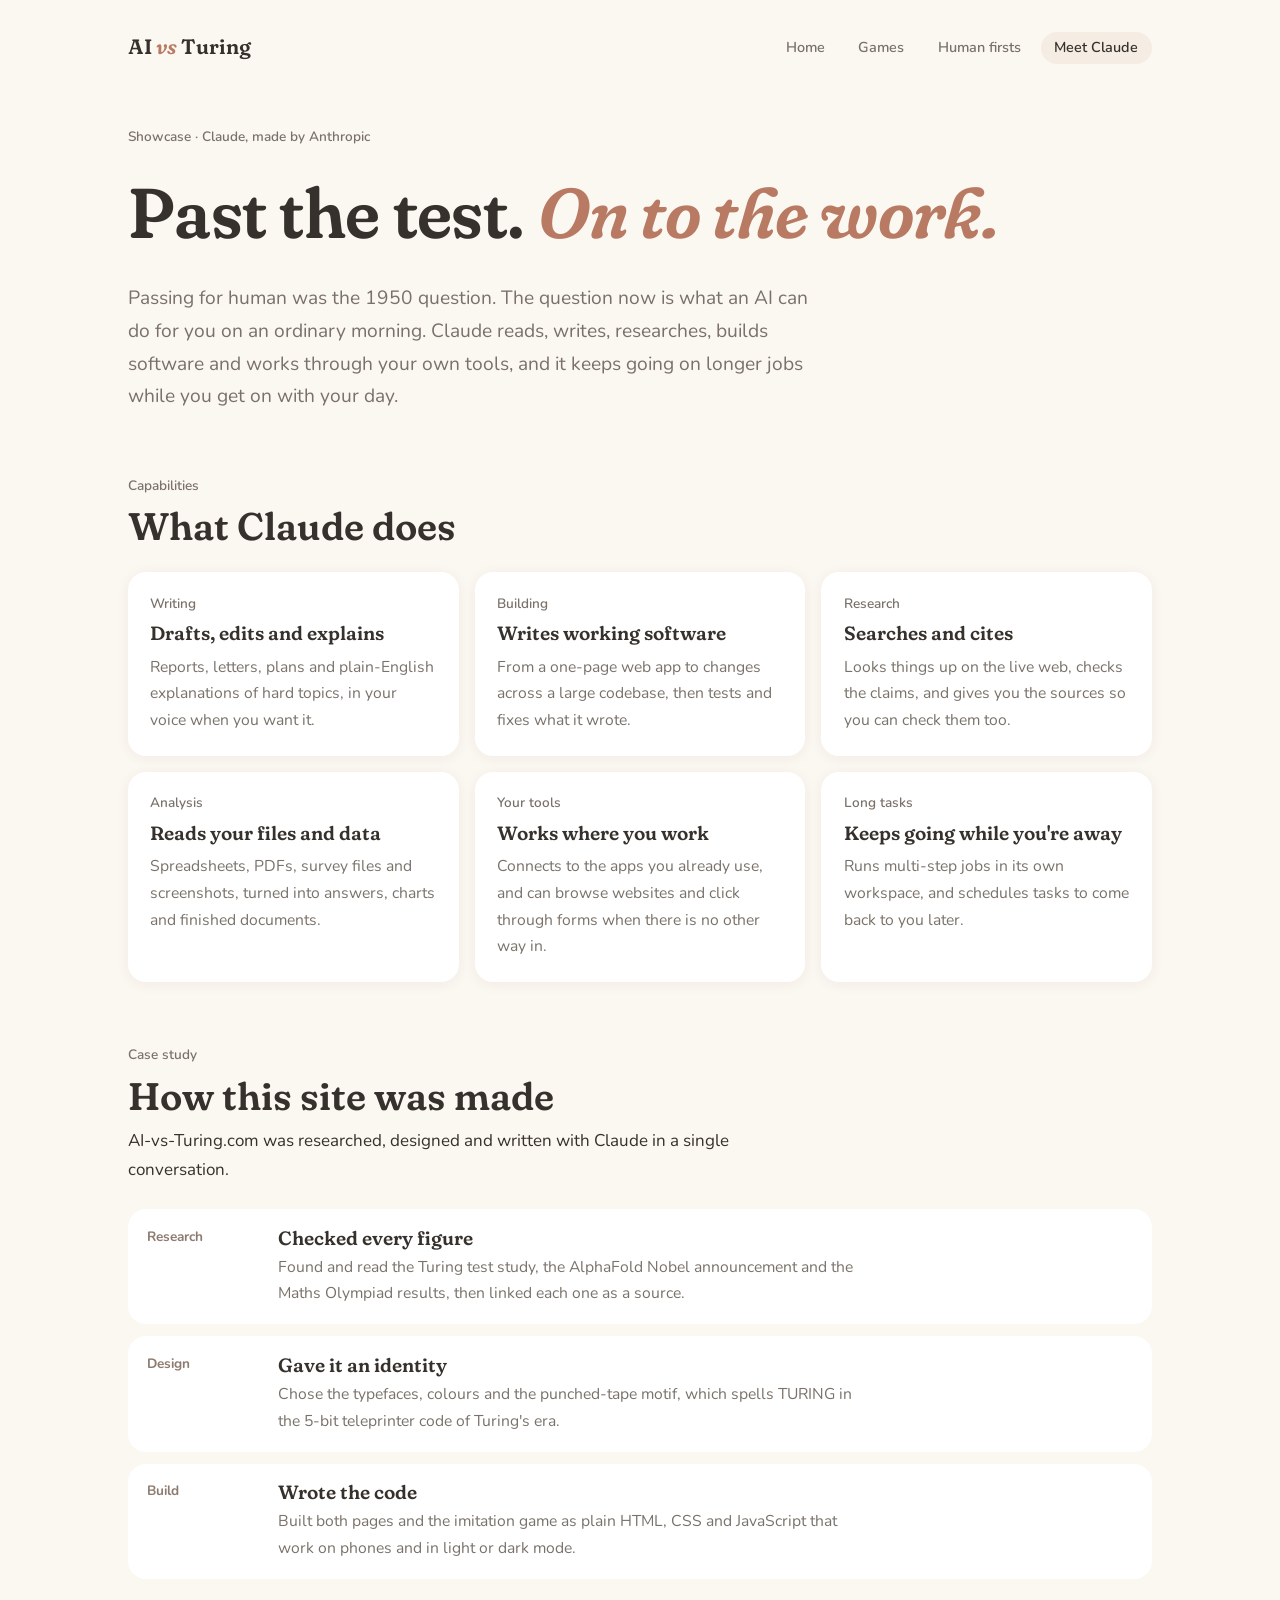
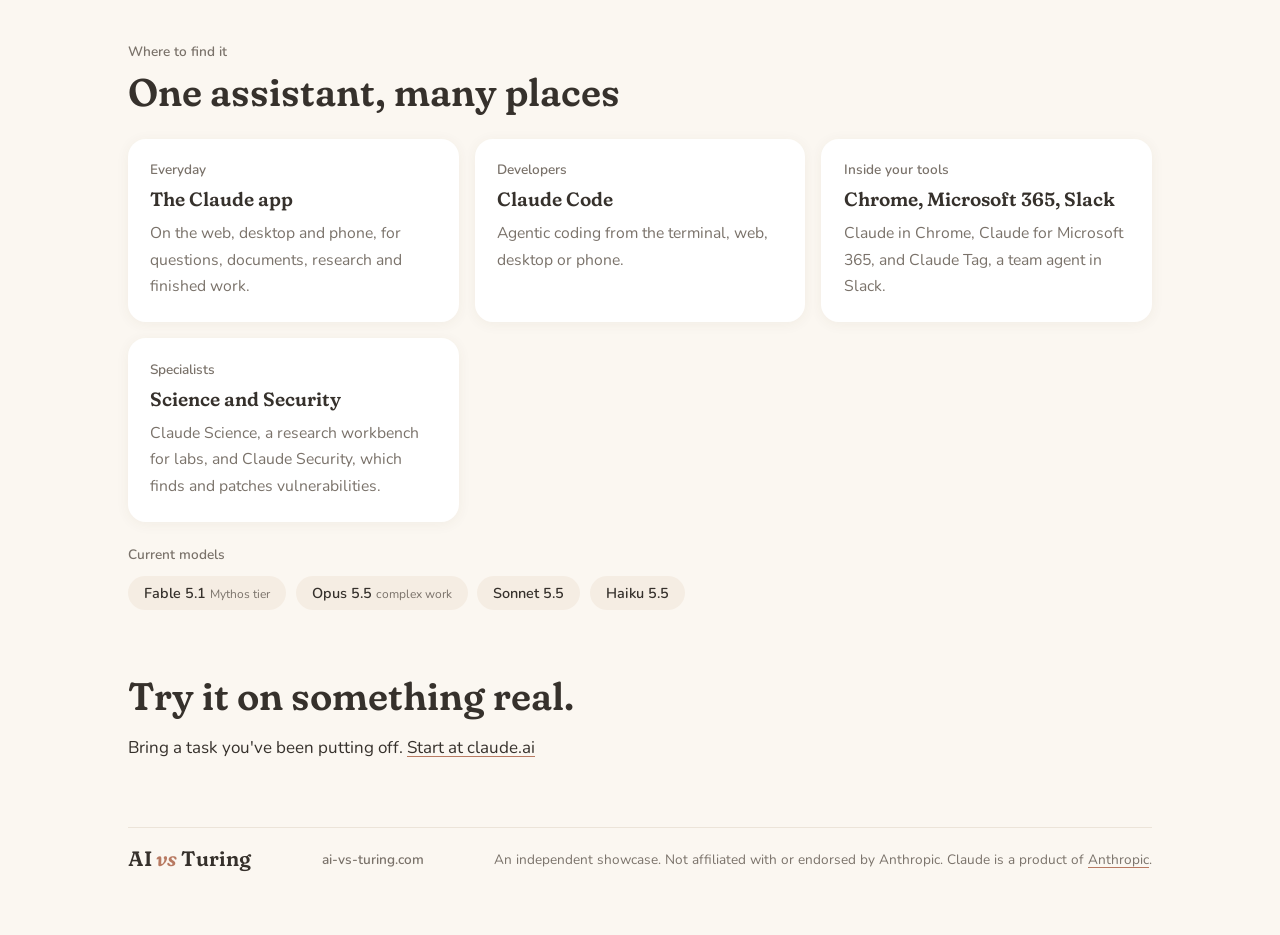
<file: claude.html>
<!doctype html>
<html lang="en">
<head>
<meta charset="utf-8">
<meta name="viewport" content="width=device-width, initial-scale=1, viewport-fit=cover">
<meta name="description" content="What Claude, made by Anthropic, can do: writing, software, research, analysis and long tasks, with a real case study.">
<title>Meet Claude · AI vs Turing</title>
<link rel="preconnect" href="https://fonts.googleapis.com">
<link rel="stylesheet" href="https://fonts.googleapis.com/css2?family=Archivo:wdth,wght@62..125,400..900&family=IBM+Plex+Mono:wght@400;600&family=Source+Serif+4:opsz,wght@8..60,400;8..60,600&display=swap">
<link rel="stylesheet" href="style.css">
</head>
<body>
<div class="wrap">
  <header class="mast">
    <div class="brand">AI <span>vs</span> Turing</div>
    <nav class="nav" aria-label="Pages"><a href="index.html">Home</a><a href="games.html">Games</a><a href="firsts.html">Human firsts</a><a href="claude.html" aria-current="page">Meet Claude</a></nav>
  </header>

  <section class="hero" aria-labelledby="h1">
    <p class="label">Showcase · Claude, made by Anthropic</p>
    <h1 id="h1">Past the test. <em>On to the work.</em></h1>
    <p class="lede">Passing for human was the 1950 question. The question now is what an AI can do for you on an ordinary morning. Claude reads, writes, researches, builds software and works through your own tools, and it keeps going on longer jobs while you get on with your day.</p>
  </section>

  <section aria-labelledby="can">
    <div style="display:grid;gap:.6rem"><span class="label">Capabilities</span><h2 id="can">What Claude does</h2></div>
    <div class="grid">
      <article class="cap"><span class="label">Writing</span><h3>Drafts, edits and explains</h3><p>Reports, letters, plans and plain-English explanations of hard topics, in your voice when you want it.</p></article>
      <article class="cap"><span class="label">Building</span><h3>Writes working software</h3><p>From a one-page web app to changes across a large codebase, then tests and fixes what it wrote.</p></article>
      <article class="cap"><span class="label">Research</span><h3>Searches and cites</h3><p>Looks things up on the live web, checks the claims, and gives you the sources so you can check them too.</p></article>
      <article class="cap"><span class="label">Analysis</span><h3>Reads your files and data</h3><p>Spreadsheets, PDFs, survey files and screenshots, turned into answers, charts and finished documents.</p></article>
      <article class="cap"><span class="label">Your tools</span><h3>Works where you work</h3><p>Connects to the apps you already use, and can browse websites and click through forms when there is no other way in.</p></article>
      <article class="cap"><span class="label">Long tasks</span><h3>Keeps going while you're away</h3><p>Runs multi-step jobs in its own workspace, and schedules tasks to come back to you later.</p></article>
    </div>
  </section>

  <section aria-labelledby="case">
    <div style="display:grid;gap:.6rem">
      <span class="label">Case study</span>
      <h2 id="case">How this site was made</h2>
      <p>AI-vs-Turing.com was researched, designed and written with Claude in a single conversation.</p>
    </div>
    <ol class="case">
      <li><span class="t">Research</span><div><h3>Checked every figure</h3><p>Found and read the Turing test study, the AlphaFold Nobel announcement and the Maths Olympiad results, then linked each one as a source.</p></div></li>
      <li><span class="t">Design</span><div><h3>Gave it an identity</h3><p>Chose the typefaces, colours and the punched-tape motif, which spells TURING in the 5-bit teleprinter code of Turing's era.</p></div></li>
      <li><span class="t">Build</span><div><h3>Wrote the code</h3><p>Built both pages and the imitation game as plain HTML, CSS and JavaScript that work on phones and in light or dark mode.</p></div></li>
    </ol>
  </section>

  <section aria-labelledby="where">
    <div style="display:grid;gap:.6rem"><span class="label">Where to find it</span><h2 id="where">One assistant, many places</h2></div>
    <div class="grid">
      <article class="cap"><span class="label">Everyday</span><h3>The Claude app</h3><p>On the web, desktop and phone, for questions, documents, research and finished work.</p></article>
      <article class="cap"><span class="label">Developers</span><h3>Claude Code</h3><p>Agentic coding from the terminal, web, desktop or phone.</p></article>
      <article class="cap"><span class="label">Inside your tools</span><h3>Chrome, Microsoft 365, Slack</h3><p>Claude in Chrome, Claude for Microsoft 365, and Claude Tag, a team agent in Slack.</p></article>
      <article class="cap"><span class="label">Specialists</span><h3>Science and Security</h3><p>Claude Science, a research workbench for labs, and Claude Security, which finds and patches vulnerabilities.</p></article>
    </div>
    <div style="display:grid;gap:.8rem">
      <span class="label">Current models</span>
      <div class="models">
        <span class="chip">Fable 5.1 <small>Mythos tier</small></span>
        <span class="chip">Opus 5.5 <small>complex work</small></span>
        <span class="chip">Sonnet 5.5</span>
        <span class="chip">Haiku 5.5</span>
      </div>
    </div>
  </section>

  <section style="gap:1rem">
    <h2>Try it on something real.</h2>
    <p>Bring a task you've been putting off. <a href="https://claude.ai" target="_blank" rel="noopener">Start at claude.ai</a></p>
  </section>

  <footer>
    <span class="brand">AI <span>vs</span> Turing</span>
    <span class="label">ai-vs-turing.com</span>
    <p class="disclaimer">An independent showcase. Not affiliated with or endorsed by Anthropic. Claude is a product of <a href="https://www.anthropic.com" target="_blank" rel="noopener">Anthropic</a>.</p>
  </footer>
</div>
</body>
</html>
</file>
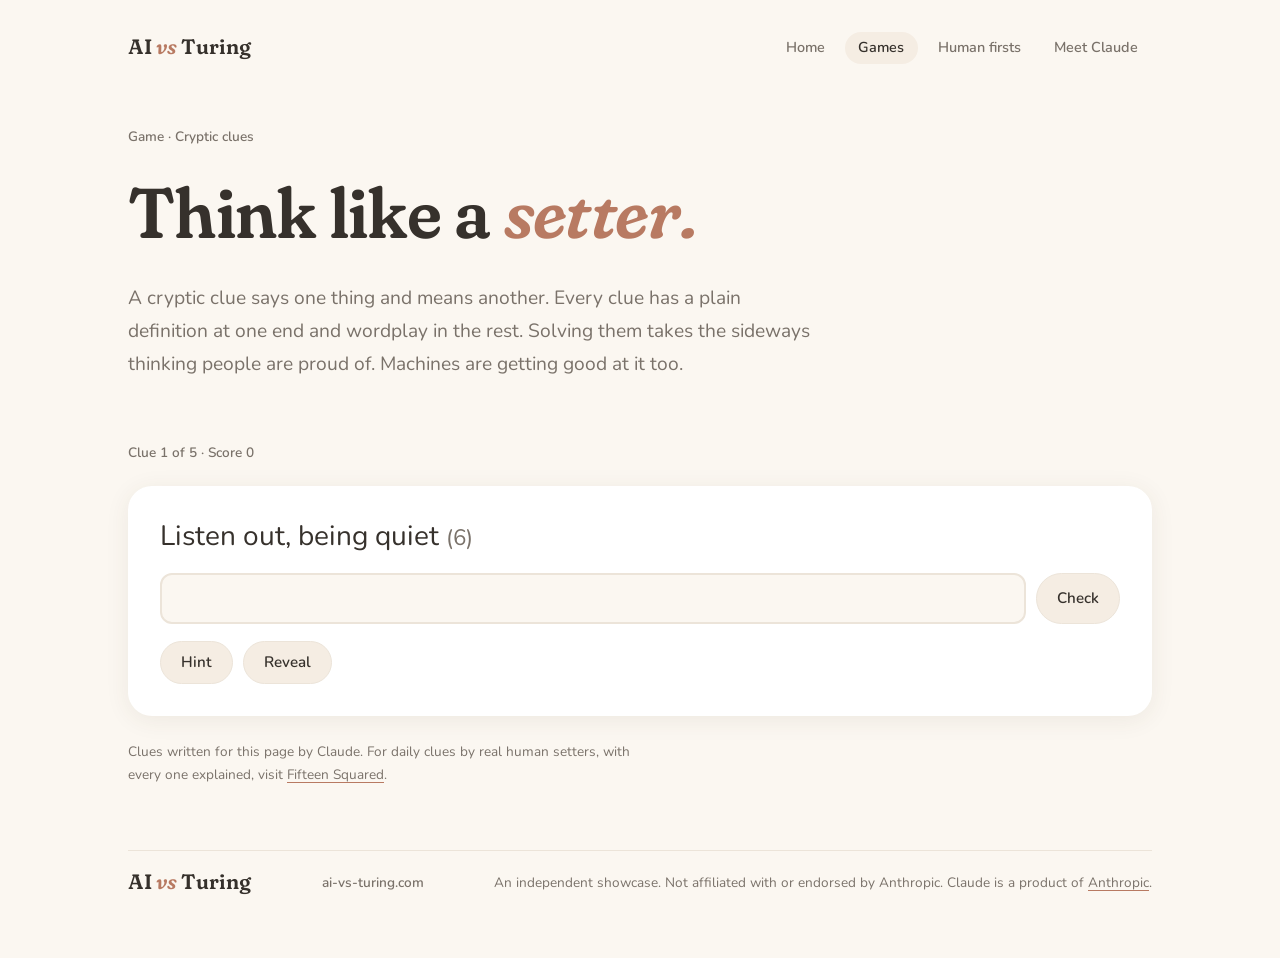
<file: cryptic.html>
<!doctype html>
<html lang="en">
<head>
<meta charset="utf-8">
<meta name="viewport" content="width=device-width, initial-scale=1, viewport-fit=cover">
<meta name="description" content="Five original cryptic crossword clues. The most human puzzle there is.">
<title>Cryptic Clues · AI vs Turing</title>
<link rel="preconnect" href="https://fonts.googleapis.com">
<link rel="stylesheet" href="https://fonts.googleapis.com/css2?family=Archivo:wdth,wght@62..125,400..900&family=IBM+Plex+Mono:wght@400;600&family=Source+Serif+4:opsz,wght@8..60,400;8..60,600&display=swap">
<link rel="stylesheet" href="style.css">
</head>
<body>
<style>
.cc{background:var(--card);border:0;border-radius:24px;box-shadow:0 4px 24px rgba(80,60,40,.08);padding:clamp(1.1rem,3vw,2rem);display:grid;gap:1.1rem}
.clue{font:400 clamp(1.3rem,3vw,1.75rem)/1.35 var(--body);max-width:40ch}
.clue em{font-style:normal;color:var(--muted);font-family:var(--mono);font-size:.8em}
.ans{display:flex;gap:.6rem;flex-wrap:wrap}
.ans input{font:600 1.1rem var(--mono);letter-spacing:.2em;text-transform:uppercase;padding:.7rem;border:1.5px solid var(--ink);background:var(--paper);color:var(--ink);border-radius:3px;flex:1 1 12rem;min-width:0}
.hintline{color:var(--machine);font:600 .95rem/1.5 var(--mono)}
.btns{display:flex;gap:.6rem;flex-wrap:wrap}
</style>
<div class="wrap">
  <header class="mast"><div class="brand">AI <span>vs</span> Turing</div><nav class="nav" aria-label="Pages"><a href="index.html">Home</a><a href="games.html" aria-current="page">Games</a><a href="firsts.html">Human firsts</a><a href="claude.html">Meet Claude</a></nav></header>
  <section class="hero" aria-labelledby="h1">
    <p class="label">Game · Cryptic clues</p>
    <h1 id="h1">Think like a <em>setter.</em></h1>
    <p class="lede">A cryptic clue says one thing and means another. Every clue has a plain definition at one end and wordplay in the rest. Solving them takes the sideways thinking people are proud of. Machines are getting good at it too.</p>
  </section>
  <section aria-labelledby="go">
    <h2 id="go" class="label">Clue <span id="kn">1</span> of 5 · Score <span id="ks">0</span></h2>
    <div class="cc">
      <p class="clue" id="kc"></p>
      <form class="ans" id="kf"><input type="text" id="ki" autocomplete="off" aria-label="Your answer"><button type="submit">Check</button></form>
      <p class="hintline" id="kh" hidden></p>
      <div class="end" id="kend" hidden><span class="label">Your score</span><span class="big" id="kfinal"></span><h3 id="kverdict"></h3><p id="kline"></p></div>
      <div class="result" id="kr" hidden><span class="tag" id="kt"></span><p id="kw"></p></div>
      <div class="btns"><button type="button" id="khint">Hint</button><button type="button" id="kreveal">Reveal</button><button type="button" id="knext" hidden>Next clue</button></div>
    </div>
    <p class="note">Clues written for this page by Claude. For daily clues by real human setters, with every one explained, visit <a href="https://www.fifteensquared.net" target="_blank" rel="noopener">Fifteen Squared</a>.</p>
  </section>
  <footer><span class="brand">AI <span>vs</span> Turing</span><span class="label">ai-vs-turing.com</span><p class="disclaimer">An independent showcase. Not affiliated with or endorsed by Anthropic. Claude is a product of <a href="https://www.anthropic.com" target="_blank" rel="noopener">Anthropic</a>.</p></footer>
</div>
<script>
(function(){
  var K=[
    {c:"Listen out, being quiet",n:"6",a:"SILENT",h:"“Out” tells you to rearrange the letters of the word before it.",w:"LISTEN rearranged (“out”) gives SILENT, meaning quiet."},
    {c:"Vehicle with an animal companion goes on the floor",n:"6",a:"CARPET",h:"Build it in two pieces: a vehicle, then a companion animal.",w:"CAR (vehicle) + PET (animal companion) = CARPET, which goes on the floor."},
    {c:"Celebrity returns as rodents",n:"4",a:"RATS",h:"“Returns” means read a word backwards.",w:"STAR (celebrity) written backwards gives RATS."},
    {c:"Thinker found in cobra innards",n:"5",a:"BRAIN",h:"The answer is hidden, in order, inside the clue's own letters.",w:"Hidden in coBRA INnards. A brain is a thinker."},
    {c:"Cricket equipment that flies at night",n:"3",a:"BAT",h:"Two definitions of the same word, side by side.",w:"A double definition: a cricket bat, and the bat that flies at night."}
  ];
  var i=0,score=0,done=false,$=function(id){return document.getElementById(id)};
  function show(){
    var k=K[i];done=false;$("kn").textContent=i+1;$("kc").innerHTML=k.c+" <em>("+k.n+")</em>";
    $("ki").value="";$("ki").disabled=false;$("kh").hidden=true;$("kr").hidden=true;$("knext").hidden=true;
    $("khint").disabled=false;$("kreveal").disabled=false;
  }
  function finish(ok){
    var k=K[i];done=true;if(ok)score++;$("ks").textContent=score;
    $("kt").textContent=ok?"Solved":"The answer is "+k.a;$("kt").className="tag "+(ok?"ok":"no");
    $("kw").textContent=k.w;$("kr").hidden=false;$("ki").disabled=true;$("khint").disabled=true;$("kreveal").disabled=true;
    $("knext").textContent=i<K.length-1?"Next clue":"See my result";$("knext").hidden=false;
  }
  $("kf").addEventListener("submit",function(e){
    e.preventDefault();if(done)return;
    var v=$("ki").value.replace(/[^a-z]/gi,"").toUpperCase();if(!v)return;
    if(v===K[i].a)finish(true);else{$("kh").textContent="Not quite. Try again, or take a hint.";$("kh").hidden=false;}
  });
  $("khint").addEventListener("click",function(){$("kh").textContent=K[i].h;$("kh").hidden=false});
  $("kreveal").addEventListener("click",function(){finish(false)});
  $("knext").addEventListener("click",function(){
    if(!$("kend").hidden){i=0;score=0;$("ks").textContent=0;$("kend").hidden=true;$("kc").hidden=false;$("kf").hidden=false;$("khint").hidden=false;$("kreveal").hidden=false;show();return}
    if(i<K.length-1){i++;show();return}
    $("kc").hidden=true;$("kf").hidden=true;$("kh").hidden=true;$("kr").hidden=true;$("khint").hidden=true;$("kreveal").hidden=true;
    $("kfinal").textContent=score+" / "+K.length;
    var v,l;if(score===K.length){v="A born setter.";l="Every clue cracked. That sideways leap is something people have enjoyed in newspapers for a hundred years."}
    else if(score>=3){v="Nicely solved.";l="You've got the knack. Most cryptic fans started exactly here, one clue at a time."}
    else{v="Welcome to cryptics.";l="Everyone finds these baffling at first. Now you know the tricks: anagrams, hidden words, reversals and double meanings."}
    $("kverdict").textContent=v;$("kline").textContent=l;$("kend").hidden=false;$("knext").textContent="Play again"});
  show();
})();
</script>
</body>
</html>
</file>
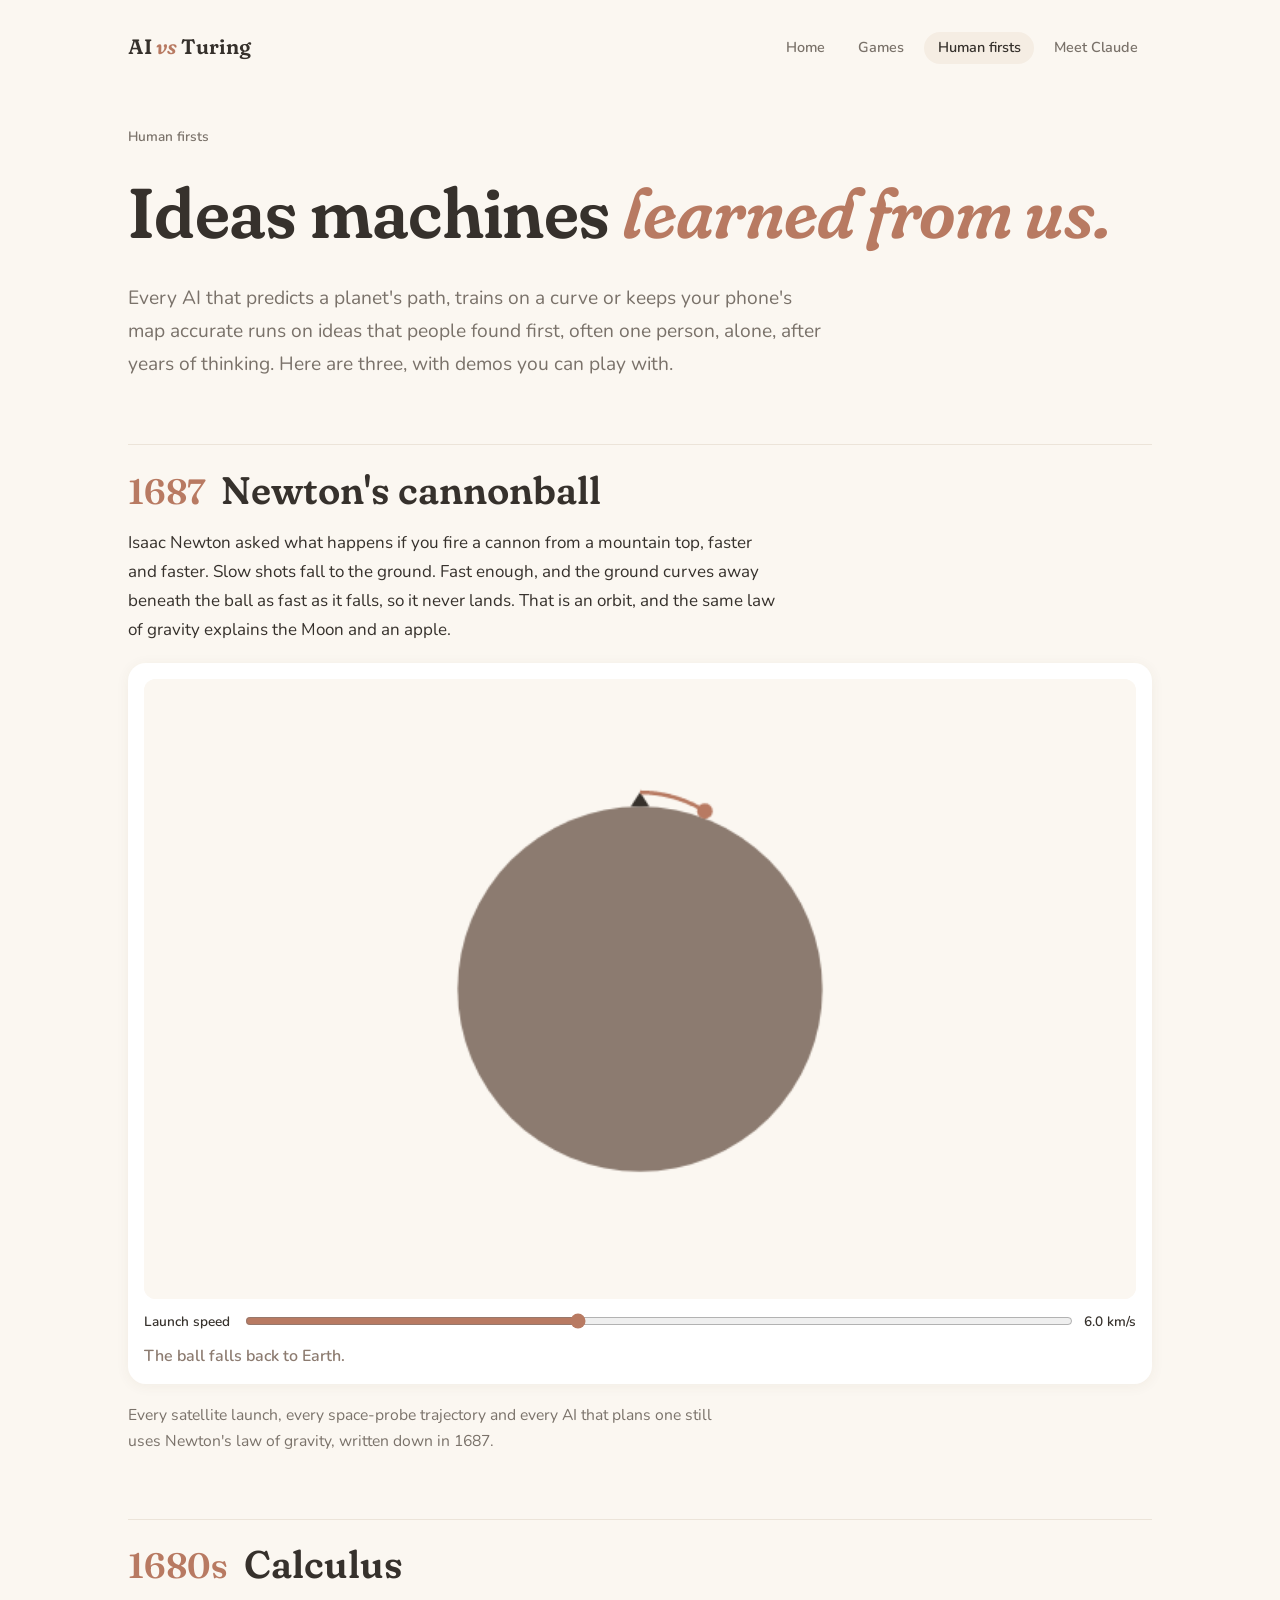
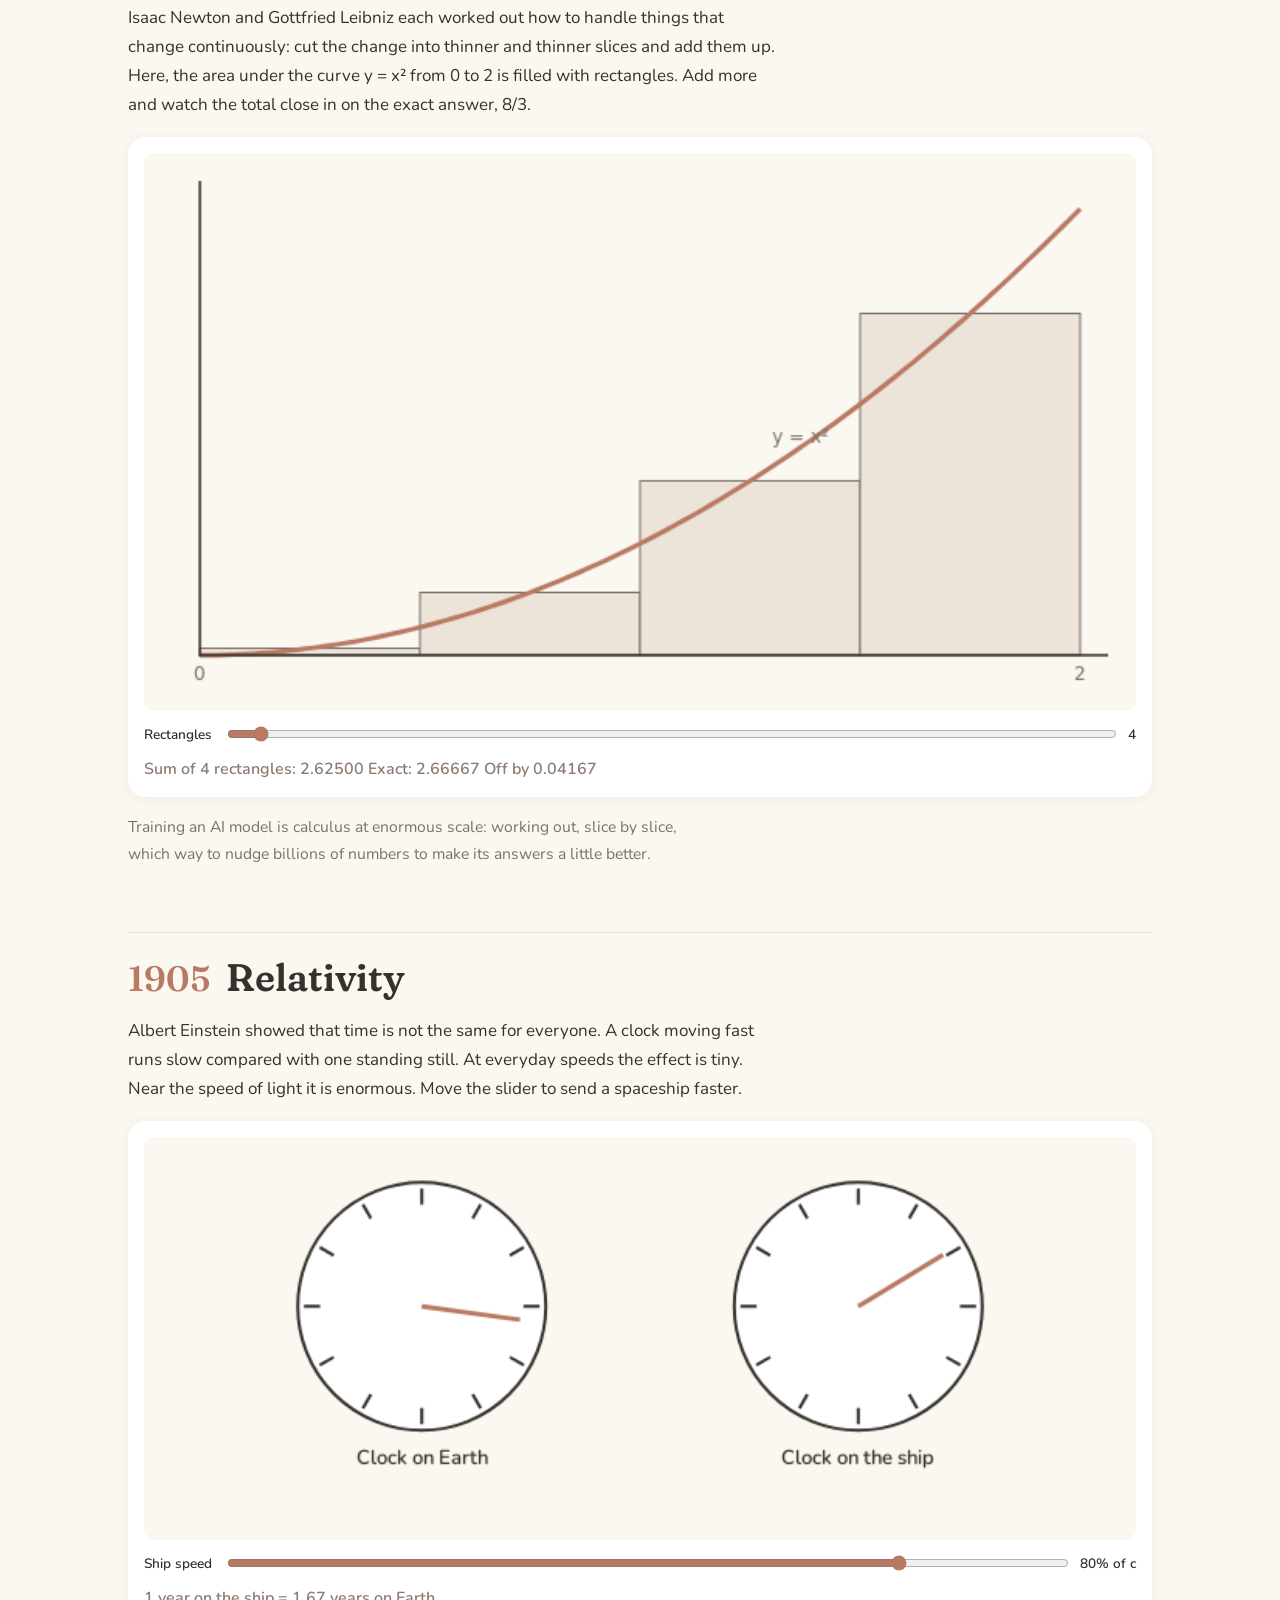
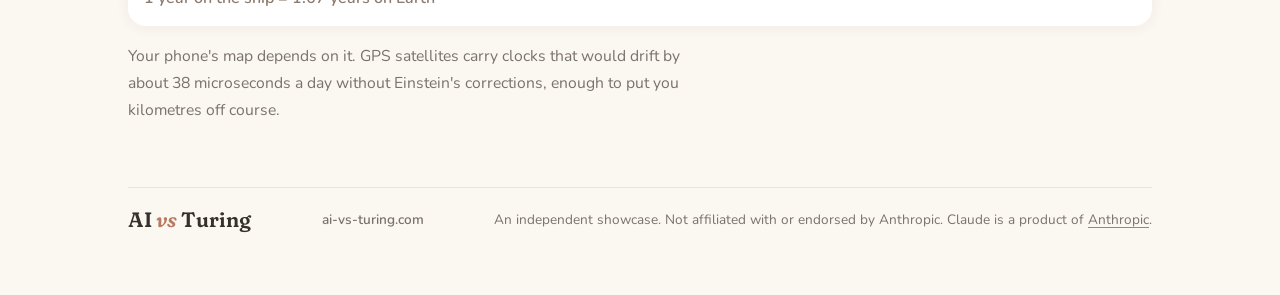
<file: firsts.html>
<!doctype html>
<html lang="en">
<head>
<meta charset="utf-8">
<meta name="viewport" content="width=device-width, initial-scale=1, viewport-fit=cover">
<meta name="description" content="Gravity, calculus and relativity: three ideas humans had first, each with a demo you can play with.">
<title>Human Firsts · AI vs Turing</title>
<link rel="preconnect" href="https://fonts.googleapis.com">
<link rel="stylesheet" href="https://fonts.googleapis.com/css2?family=Archivo:wdth,wght@62..125,400..900&family=IBM+Plex+Mono:wght@400;600&family=Source+Serif+4:opsz,wght@8..60,400;8..60,600&display=swap">
<link rel="stylesheet" href="style.css">
</head>
<body>
<style>
.idea{display:grid;gap:1.1rem;border-top:1px solid var(--line);padding-top:1.4rem}
.idea .meta{display:flex;gap:1rem;flex-wrap:wrap;align-items:baseline}
.idea .yr{font:600 2.2rem/1 var(--display);color:var(--signal);font-variant-numeric:tabular-nums}
.demo{background:var(--card);border:0;border-radius:18px;box-shadow:0 2px 14px rgba(80,60,40,.06);padding:1rem;display:grid;gap:.8rem}
.demo canvas{width:100%;height:auto;display:block;background:var(--paper);border-radius:12px;max-width:100%}
.ctl{display:grid;grid-template-columns:auto 1fr auto;gap:.8rem;align-items:center;font:600 .85rem var(--mono)}
.ctl input{width:100%;accent-color:var(--signal)}
.readout{font:600 1rem/1.5 var(--mono);color:var(--machine)}
.angle{font-size:.98rem;color:var(--muted);max-width:65ch}
</style>
<div class="wrap">
  <header class="mast"><div class="brand">AI <span>vs</span> Turing</div><nav class="nav" aria-label="Pages"><a href="index.html">Home</a><a href="games.html">Games</a><a href="firsts.html" aria-current="page">Human firsts</a><a href="claude.html">Meet Claude</a></nav></header>
  <section class="hero" aria-labelledby="h1">
    <p class="label">Human firsts</p>
    <h1 id="h1">Ideas machines <em>learned from us.</em></h1>
    <p class="lede">Every AI that predicts a planet's path, trains on a curve or keeps your phone's map accurate runs on ideas that people found first, often one person, alone, after years of thinking. Here are three, with demos you can play with.</p>
  </section>

  <section class="idea" aria-labelledby="newton">
    <div class="meta"><span class="yr">1687</span><h2 id="newton">Newton's cannonball</h2></div>
    <p>Isaac Newton asked what happens if you fire a cannon from a mountain top, faster and faster. Slow shots fall to the ground. Fast enough, and the ground curves away beneath the ball as fast as it falls, so it never lands. That is an orbit, and the same law of gravity explains the Moon and an apple.</p>
    <div class="demo">
      <canvas id="cv1" width="640" height="400" aria-label="Cannonball fired around the Earth"></canvas>
      <label class="ctl" for="v1"><span>Launch speed</span><input type="range" id="v1" min="2" max="12" step="0.1" value="6"><span id="v1o"></span></label>
      <p class="readout" id="r1"></p>
    </div>
    <p class="angle">Every satellite launch, every space-probe trajectory and every AI that plans one still uses Newton's law of gravity, written down in 1687.</p>
  </section>

  <section class="idea" aria-labelledby="calc">
    <div class="meta"><span class="yr">1680s</span><h2 id="calc">Calculus</h2></div>
    <p>Isaac Newton and Gottfried Leibniz each worked out how to handle things that change continuously: cut the change into thinner and thinner slices and add them up. Here, the area under the curve y = x² from 0 to 2 is filled with rectangles. Add more and watch the total close in on the exact answer, 8/3.</p>
    <div class="demo">
      <canvas id="cv2" width="640" height="360" aria-label="Rectangles filling the area under a curve"></canvas>
      <label class="ctl" for="v2"><span>Rectangles</span><input type="range" id="v2" min="1" max="100" step="1" value="4"><span id="v2o"></span></label>
      <p class="readout" id="r2"></p>
    </div>
    <p class="angle">Training an AI model is calculus at enormous scale: working out, slice by slice, which way to nudge billions of numbers to make its answers a little better.</p>
  </section>

  <section class="idea" aria-labelledby="rel">
    <div class="meta"><span class="yr">1905</span><h2 id="rel">Relativity</h2></div>
    <p>Albert Einstein showed that time is not the same for everyone. A clock moving fast runs slow compared with one standing still. At everyday speeds the effect is tiny. Near the speed of light it is enormous. Move the slider to send a spaceship faster.</p>
    <div class="demo">
      <canvas id="cv3" width="640" height="260" aria-label="Clock on Earth and clock on a fast spaceship"></canvas>
      <label class="ctl" for="v3"><span>Ship speed</span><input type="range" id="v3" min="0" max="0.995" step="0.005" value="0.8"><span id="v3o"></span></label>
      <p class="readout" id="r3"></p>
    </div>
    <p class="angle">Your phone's map depends on it. GPS satellites carry clocks that would drift by about 38 microseconds a day without Einstein's corrections, enough to put you kilometres off course.</p>
  </section>

  <footer><span class="brand">AI <span>vs</span> Turing</span><span class="label">ai-vs-turing.com</span><p class="disclaimer">An independent showcase. Not affiliated with or endorsed by Anthropic. Claude is a product of <a href="https://www.anthropic.com" target="_blank" rel="noopener">Anthropic</a>.</p></footer>
</div>
<script>
(function(){
  var $=function(id){return document.getElementById(id)};
  function col(n){return getComputedStyle(document.documentElement).getPropertyValue(n).trim()}
  var reduce=window.matchMedia&&matchMedia("(prefers-reduced-motion: reduce)").matches;

  // 1. Newton's cannonball
  var c1=$("cv1"),x1=c1.getContext("2d"),GM=398600,RE=6371,h0=500,path=[],anim=null;
  function fire(){
    var v=+$("v1").value; $("v1o").textContent=v.toFixed(1)+" km/s";
    var x=0,y=RE+h0,vx=v,vy=0,dt=5,t=0,pts=[[x,y]],out="",E=v*v/2-GM/(RE+h0);
    while(t<20000){
      var r=Math.hypot(x,y),a=-GM/(r*r*r);vx+=a*x*dt;vy+=a*y*dt;x+=vx*dt;y+=vy*dt;t+=dt;pts.push([x,y]);
      if(Math.hypot(x,y)<RE){out="land";break}
      if(Math.hypot(x,y)>RE*3.2){out=E>=0?"escape":"orbit";break}
      if(t>600&&pts.length>40&&Math.abs(Math.atan2(x,y))<0.02&&x>-1&&y>0){out="orbit";break}
    }
    if(!out)out="orbit";
    path=pts;var msg={land:"The ball falls back to Earth.",orbit:"Orbit! The Earth curves away as fast as the ball falls. Orbital speed near Earth is about 7.9 km/s.",escape:"Escape. Above about 11.2 km/s the ball leaves Earth for good."};
    $("r1").textContent=msg[out];
    if(anim)cancelAnimationFrame(anim);var k=reduce?path.length:1;
    (function step(){draw1(k);if(k<path.length){k=Math.min(path.length,k+Math.ceil(path.length/120));anim=requestAnimationFrame(step)}})();
  }
  function draw1(n){
    var W=c1.width,H=c1.height,s=H/(RE*3.4),cx=W/2,cy=H/2;
    x1.fillStyle=col("--paper");x1.fillRect(0,0,W,H);
    x1.beginPath();x1.arc(cx,cy,RE*s,0,7);x1.fillStyle=col("--machine");x1.fill();
    x1.beginPath();x1.moveTo(cx-6,cy-RE*s);x1.lineTo(cx,cy-(RE+h0)*s);x1.lineTo(cx+6,cy-RE*s);x1.fillStyle=col("--ink");x1.fill();
    x1.beginPath();for(var i=0;i<n;i++){var p=path[i];x1[i?"lineTo":"moveTo"](cx+p[0]*s,cy-p[1]*s)}
    x1.strokeStyle=col("--signal");x1.lineWidth=2.5;x1.stroke();
    if(n){var q=path[n-1];x1.beginPath();x1.arc(cx+q[0]*s,cy-q[1]*s,5,0,7);x1.fillStyle=col("--signal");x1.fill()}
  }
  $("v1").addEventListener("input",fire);

  // 2. Calculus
  var c2=$("cv2"),x2=c2.getContext("2d");
  function draw2(){
    var n=+$("v2").value,W=c2.width,H=c2.height,pad=36,sx=(W-2*pad)/2,sy=(H-2*pad)/4,sum=0,dx=2/n;
    $("v2o").textContent=n;
    x2.fillStyle=col("--paper");x2.fillRect(0,0,W,H);
    for(var i=0;i<n;i++){var xm=(i+0.5)*dx,h=xm*xm;sum+=h*dx;
      x2.fillStyle=col("--line");x2.fillRect(pad+i*dx*sx,H-pad-h*sy,dx*sx,h*sy);
      if(n<=40){x2.strokeStyle=col("--muted");x2.lineWidth=1;x2.strokeRect(pad+i*dx*sx,H-pad-h*sy,dx*sx,h*sy)}}
    x2.beginPath();for(var j=0;j<=100;j++){var xx=j/50;x2[j?"lineTo":"moveTo"](pad+xx*sx,H-pad-xx*xx*sy)}
    x2.strokeStyle=col("--signal");x2.lineWidth=3;x2.stroke();
    x2.strokeStyle=col("--ink");x2.lineWidth=1.5;x2.beginPath();x2.moveTo(pad,pad/2);x2.lineTo(pad,H-pad);x2.lineTo(W-pad/2,H-pad);x2.stroke();
    x2.fillStyle=col("--muted");x2.font="12px "+col("--mono");x2.fillText("0",pad-4,H-pad+16);x2.fillText("2",pad+2*sx-4,H-pad+16);x2.fillText("y = x²",pad+1.3*sx,H-pad-1.9*sy);
    var err=Math.abs(sum-8/3);
    $("r2").textContent="Sum of "+n+" rectangle"+(n>1?"s":"")+": "+sum.toFixed(5)+"   Exact: 2.66667   Off by "+err.toFixed(5);
  }
  $("v2").addEventListener("input",draw2);

  // 3. Relativity
  var c3=$("cv3"),x3=c3.getContext("2d"),tE=0,last=null;
  function gamma(){var v=+$("v3").value;return 1/Math.sqrt(1-v*v)}
  function label3(){var v=+$("v3").value,g=gamma();$("v3o").textContent=Math.round(v*1000)/10+"% of c";
    $("r3").textContent="1 year on the ship = "+(g<10?g.toFixed(2):g.toFixed(1))+" years on Earth"}
  function clock(cx,cy,r,t,name){
    x3.beginPath();x3.arc(cx,cy,r,0,7);x3.fillStyle=col("--card");x3.fill();x3.strokeStyle=col("--ink");x3.lineWidth=2;x3.stroke();
    for(var k=0;k<12;k++){var a=k/12*6.283;x3.beginPath();x3.moveTo(cx+Math.sin(a)*r*.82,cy-Math.cos(a)*r*.82);x3.lineTo(cx+Math.sin(a)*r*.95,cy-Math.cos(a)*r*.95);x3.stroke()}
    var a2=(t%60)/60*6.283;x3.beginPath();x3.moveTo(cx,cy);x3.lineTo(cx+Math.sin(a2)*r*.8,cy-Math.cos(a2)*r*.8);x3.strokeStyle=col("--signal");x3.lineWidth=3;x3.stroke();
    x3.fillStyle=col("--ink");x3.font="600 13px "+col("--mono");x3.textAlign="center";x3.fillText(name,cx,cy+r+22);
  }
  function draw3(ts){
    if(last!==null&&!reduce)tE+=(ts-last)/1000*6;last=ts;
    var W=c3.width,H=c3.height;x3.fillStyle=col("--paper");x3.fillRect(0,0,W,H);
    clock(W*0.28,H*0.42,80,tE,"Clock on Earth");clock(W*0.72,H*0.42,80,tE/gamma(),"Clock on the ship");
    requestAnimationFrame(draw3);
  }
  $("v3").addEventListener("input",label3);

  fire();draw2();label3();requestAnimationFrame(draw3);
  if(window.matchMedia)matchMedia("(prefers-color-scheme: dark)").addEventListener("change",function(){fire();draw2()});
})();
</script>
</body>
</html>
</file>
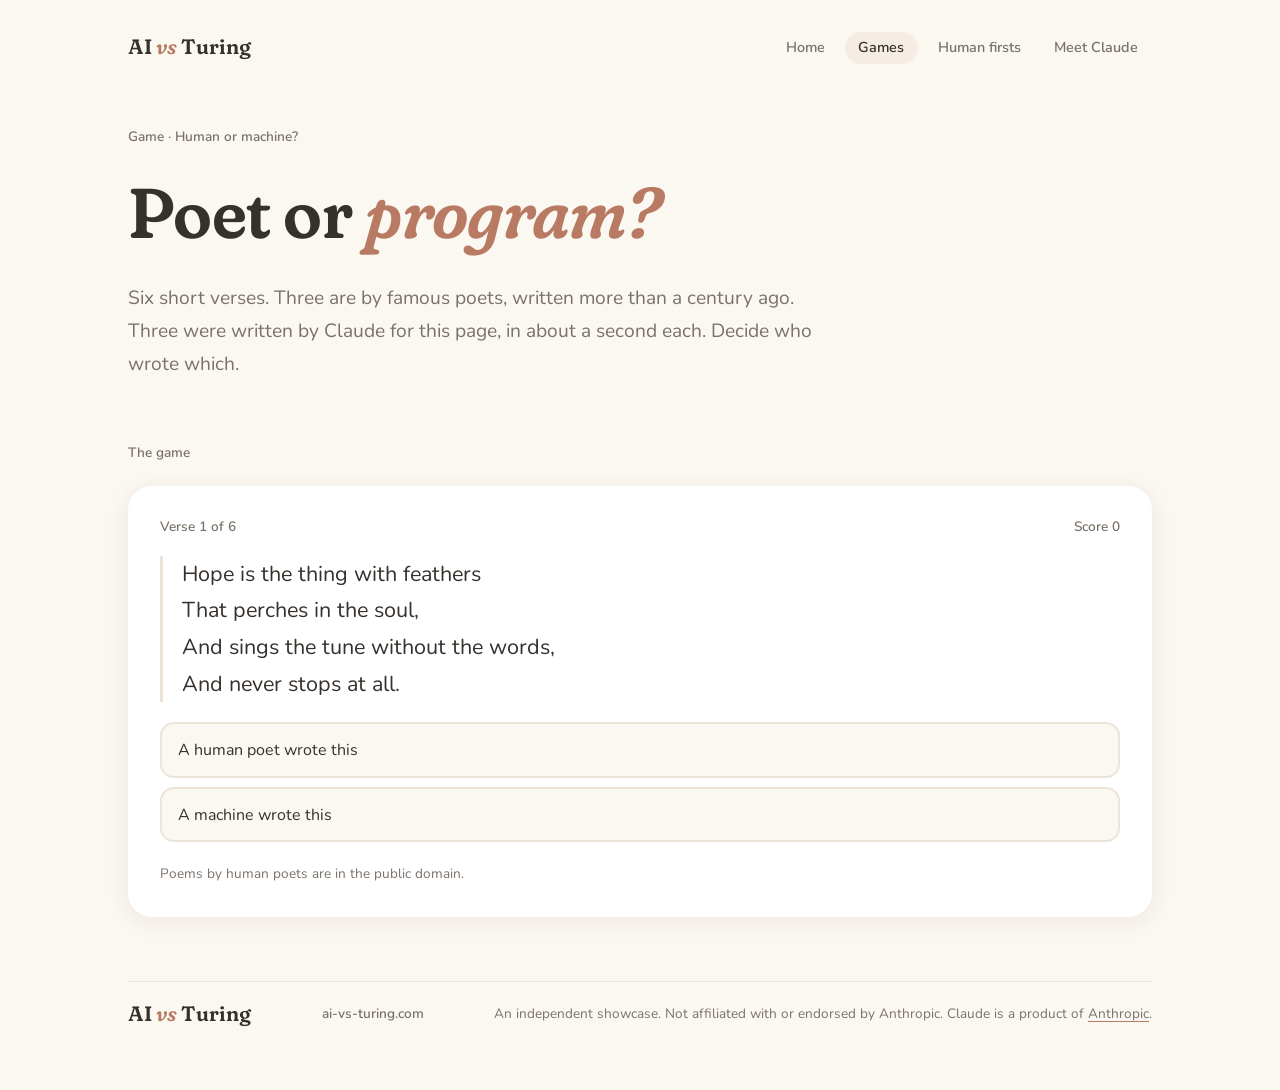
<file: game.html>
<!doctype html>
<html lang="en">
<head>
<meta charset="utf-8">
<meta name="viewport" content="width=device-width, initial-scale=1, viewport-fit=cover">
<meta name="description" content="Six short verses. Some by famous poets, some by Claude. Can you tell which?">
<title>Human or Machine · AI vs Turing</title>
<link rel="preconnect" href="https://fonts.googleapis.com">
<link rel="stylesheet" href="https://fonts.googleapis.com/css2?family=Archivo:wdth,wght@62..125,400..900&family=IBM+Plex+Mono:wght@400;600&family=Source+Serif+4:opsz,wght@8..60,400;8..60,600&display=swap">
<link rel="stylesheet" href="style.css">
</head>
<body>
<style>
.qz{background:var(--card);border:0;border-radius:24px;box-shadow:0 4px 24px rgba(80,60,40,.08);padding:clamp(1.1rem,3vw,2rem);display:grid;gap:1.25rem}
.qhead{display:flex;justify-content:space-between;gap:1rem;flex-wrap:wrap}
.qtext{font:600 clamp(1.15rem,2.4vw,1.45rem)/1.4 var(--body);max-width:60ch}
.opts{display:grid;gap:.6rem}
.opts button{text-align:left;text-transform:none;letter-spacing:0;font:400 1rem/1.4 var(--mono);padding:.9rem 1rem;background:var(--paper)}
.opts button.right{border-color:var(--good);color:var(--good)}
.opts button.wrong{border-color:var(--bad);color:var(--bad)}
.opts button:disabled{opacity:1}
.end{display:grid;gap:.8rem}
.end .big{color:var(--signal)}
.verse{font:400 clamp(1.1rem,2.4vw,1.35rem)/1.7 var(--body);white-space:pre-line;border-left:3px solid var(--line);padding-left:1.2rem;max-width:40ch}
</style>
<div class="wrap">
  <header class="mast"><div class="brand">AI <span>vs</span> Turing</div><nav class="nav" aria-label="Pages"><a href="index.html">Home</a><a href="games.html" aria-current="page">Games</a><a href="firsts.html">Human firsts</a><a href="claude.html">Meet Claude</a></nav></header>
  <section class="hero" aria-labelledby="h1">
    <p class="label">Game · Human or machine?</p>
    <h1 id="h1">Poet or <em>program?</em></h1>
    <p class="lede">Six short verses. Three are by famous poets, written more than a century ago. Three were written by Claude for this page, in about a second each. Decide who wrote which.</p>
  </section>
  <section aria-labelledby="go">
    <h2 id="go" class="label">The game</h2>
    <div class="qz">
      <div class="qhead"><span class="label" id="qn"></span><span class="label" id="qs">Score 0</span></div>
      <p class="verse" id="qt"></p>
      <div class="opts" id="qo"><button type="button" id="optH">A human poet wrote this</button><button type="button" id="optM">A machine wrote this</button></div>
      <div class="result" id="qr" hidden><span class="tag" id="qtag"></span><p id="qwhy"></p></div>
      <div class="end" id="qend" hidden><span class="label">Your score</span><span class="big" id="qfinal"></span><h3 id="qverdict"></h3><p id="qline"></p></div>
      <div class="foot"><span class="note">Poems by human poets are in the public domain.</span><button id="qnext" type="button" hidden>Next verse</button></div>
    </div>
  </section>
  <footer><span class="brand">AI <span>vs</span> Turing</span><span class="label">ai-vs-turing.com</span><p class="disclaimer">An independent showcase. Not affiliated with or endorsed by Anthropic. Claude is a product of <a href="https://www.anthropic.com" target="_blank" rel="noopener">Anthropic</a>.</p></footer>
</div>
<script>
(function(){
  var V=[
    {t:"Hope is the thing with feathers\nThat perches in the soul,\nAnd sings the tune without the words,\nAnd never stops at all.",h:1,c:"Emily Dickinson, written around 1861."},
    {t:"The kettle hums a borrowed tune\nit learned from someone's mother;\nit never quite remembers June\nbut sings it to another.",h:0,c:"Claude, written for this page."},
    {t:"Yes. I remember Adlestrop—\nThe name, because one afternoon\nOf heat the express-train drew up there\nUnwontedly. It was late June.",h:1,c:"Edward Thomas, “Adlestrop”, published 1917."},
    {t:"I kept the letter in a drawer\nwith buttons and a key;\nI never read it any more,\nit reads itself to me.",h:0,c:"Claude, written for this page."},
    {t:"Nature's first green is gold,\nHer hardest hue to hold.\nHer early leaf's a flower;\nBut only so an hour.",h:1,c:"Robert Frost, “Nothing Gold Can Stay”, 1923."},
    {t:"The tide comes in without a sound\nand takes the names we wrote;\nthe sea has never once been found\nto keep a single note.",h:0,c:"Claude, written for this page."}
  ];
  var i=0,score=0,$=function(id){return document.getElementById(id)};
  function show(){
    $("qn").textContent="Verse "+(i+1)+" of "+V.length; $("qt").textContent=V[i].t;
    ["optH","optM"].forEach(function(id){var b=$(id);b.disabled=false;b.className=""});
    $("qr").hidden=true;$("qnext").hidden=true;$("qend").hidden=true;$("qt").hidden=false;$("qo").hidden=false;
  }
  function pick(h){
    var v=V[i],ok=(h===v.h); if(ok)score++;
    $(v.h?"optH":"optM").classList.add("right"); if(!ok)$(h?"optH":"optM").classList.add("wrong");
    $("optH").disabled=$("optM").disabled=true;
    $("qtag").textContent=ok?"Well spotted":"Tricky one"; $("qtag").className="tag "+(ok?"ok":"no");
    $("qwhy").textContent=v.c; $("qr").hidden=false; $("qs").textContent="Score "+score;
    $("qnext").textContent=i<V.length-1?"Next verse":"See my result"; $("qnext").hidden=false;
  }
  $("optH").addEventListener("click",function(){pick(1)}); $("optM").addEventListener("click",function(){pick(0)});
  $("qnext").addEventListener("click",function(){
    if(!$("qend").hidden){i=0;score=0;$("qs").textContent="Score 0";show();return}
    if(i<V.length-1){i++;show();return}
    $("qt").hidden=true;$("qo").hidden=true;$("qr").hidden=true;$("qfinal").textContent=score+" / "+V.length;
    var v,l; if(score===V.length){v="A true critic.";l="You can tell a poet from a program. For now."}
    else if(score>=4){v="Mostly right.";l="A couple caught you out. Machines learned rhythm and rhyme from human poets, so the line between them is getting thin."}
    else{v="Hard to tell, isn't it?";l="By your judgement, Claude is a poet. Machines learned to write by reading the people who wrote these classics."}
    $("qverdict").textContent=v;$("qline").textContent=l;$("qend").hidden=false;$("qnext").textContent="Play again";
  });
  show();
})();
</script>
</body>
</html>
</file>
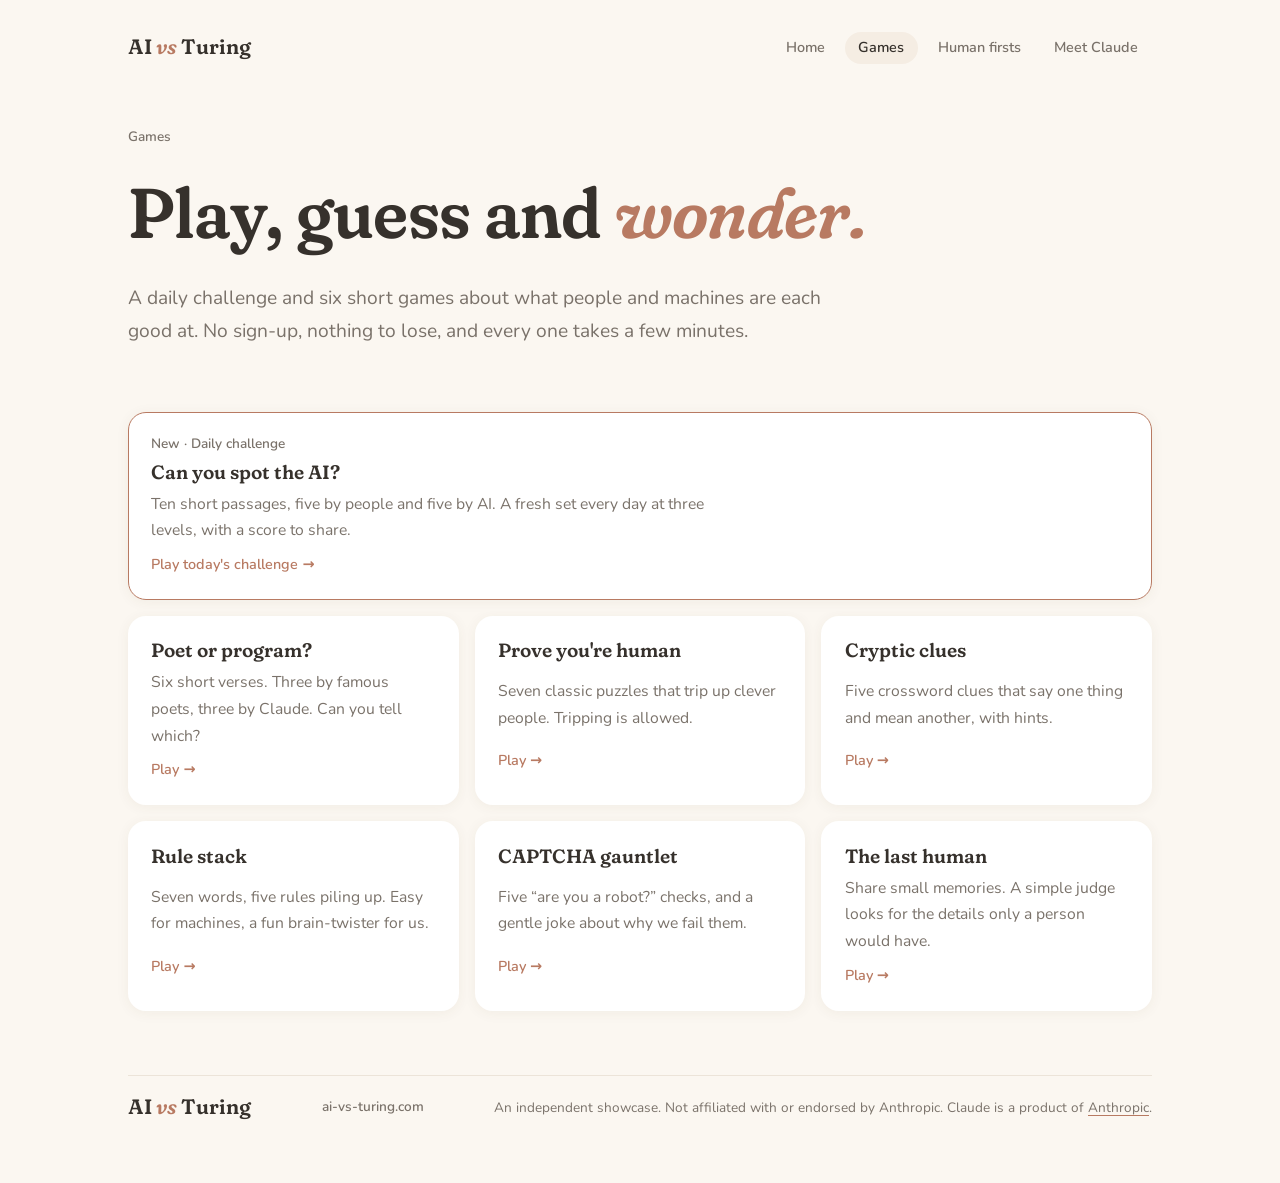
<file: games.html>
<!doctype html>
<html lang="en">
<head>
<meta charset="utf-8">
<meta name="viewport" content="width=device-width, initial-scale=1, viewport-fit=cover">
<meta name="description" content="A daily challenge and six friendly games about people, machines and the Turing test.">
<title>Games · AI vs Turing</title>
<link rel="preconnect" href="https://fonts.googleapis.com">
<link rel="stylesheet" href="https://fonts.googleapis.com/css2?family=Archivo:wdth,wght@62..125,400..900&family=IBM+Plex+Mono:wght@400;600&family=Source+Serif+4:opsz,wght@8..60,400;8..60,600&display=swap">
<link rel="stylesheet" href="style.css">
</head>
<body>

<div class="wrap">
  <header class="mast">
    <div class="brand">AI <span>vs</span> Turing</div>
    <nav class="nav" aria-label="Pages"><a href="index.html">Home</a><a href="games.html" aria-current="page">Games</a><a href="firsts.html">Human firsts</a><a href="claude.html">Meet Claude</a></nav>
  </header>

  <section class="hero" aria-labelledby="h1">
    <p class="label">Games</p>
    <h1 id="h1">Play, guess and <em>wonder.</em></h1>
    <p class="lede">A daily challenge and six short games about what people and machines are each good at. No sign-up, nothing to lose, and every one takes a few minutes.</p>
  </section>

  <section aria-label="All games">
    <div class="hub">
      <a href="spot.html" style="grid-column:1/-1;border-color:var(--signal)"><span class="label">New · Daily challenge</span><h3>Can you spot the AI?</h3><p>Ten short passages, five by people and five by AI. A fresh set every day at three levels, with a score to share.</p><span class="go">Play today's challenge →</span></a>
      <a href="game.html"><h3>Poet or program?</h3><p>Six short verses. Three by famous poets, three by Claude. Can you tell which?</p><span class="go">Play →</span></a>
      <a href="quiz.html"><h3>Prove you're human</h3><p>Seven classic puzzles that trip up clever people. Tripping is allowed.</p><span class="go">Play →</span></a>
      <a href="cryptic.html"><h3>Cryptic clues</h3><p>Five crossword clues that say one thing and mean another, with hints.</p><span class="go">Play →</span></a>
      <a href="rules.html"><h3>Rule stack</h3><p>Seven words, five rules piling up. Easy for machines, a fun brain-twister for us.</p><span class="go">Play →</span></a>
      <a href="captcha.html"><h3>CAPTCHA gauntlet</h3><p>Five “are you a robot?” checks, and a gentle joke about why we fail them.</p><span class="go">Play →</span></a>
      <a href="last.html"><h3>The last human</h3><p>Share small memories. A simple judge looks for the details only a person would have.</p><span class="go">Play →</span></a>
    </div>
  </section>

  <footer>
    <span class="brand">AI <span>vs</span> Turing</span>
    <span class="label">ai-vs-turing.com</span>
    <p class="disclaimer">An independent showcase. Not affiliated with or endorsed by Anthropic. Claude is a product of <a href="https://www.anthropic.com" target="_blank" rel="noopener">Anthropic</a>.</p>
  </footer>
</div>
</body>
</html>
</file>
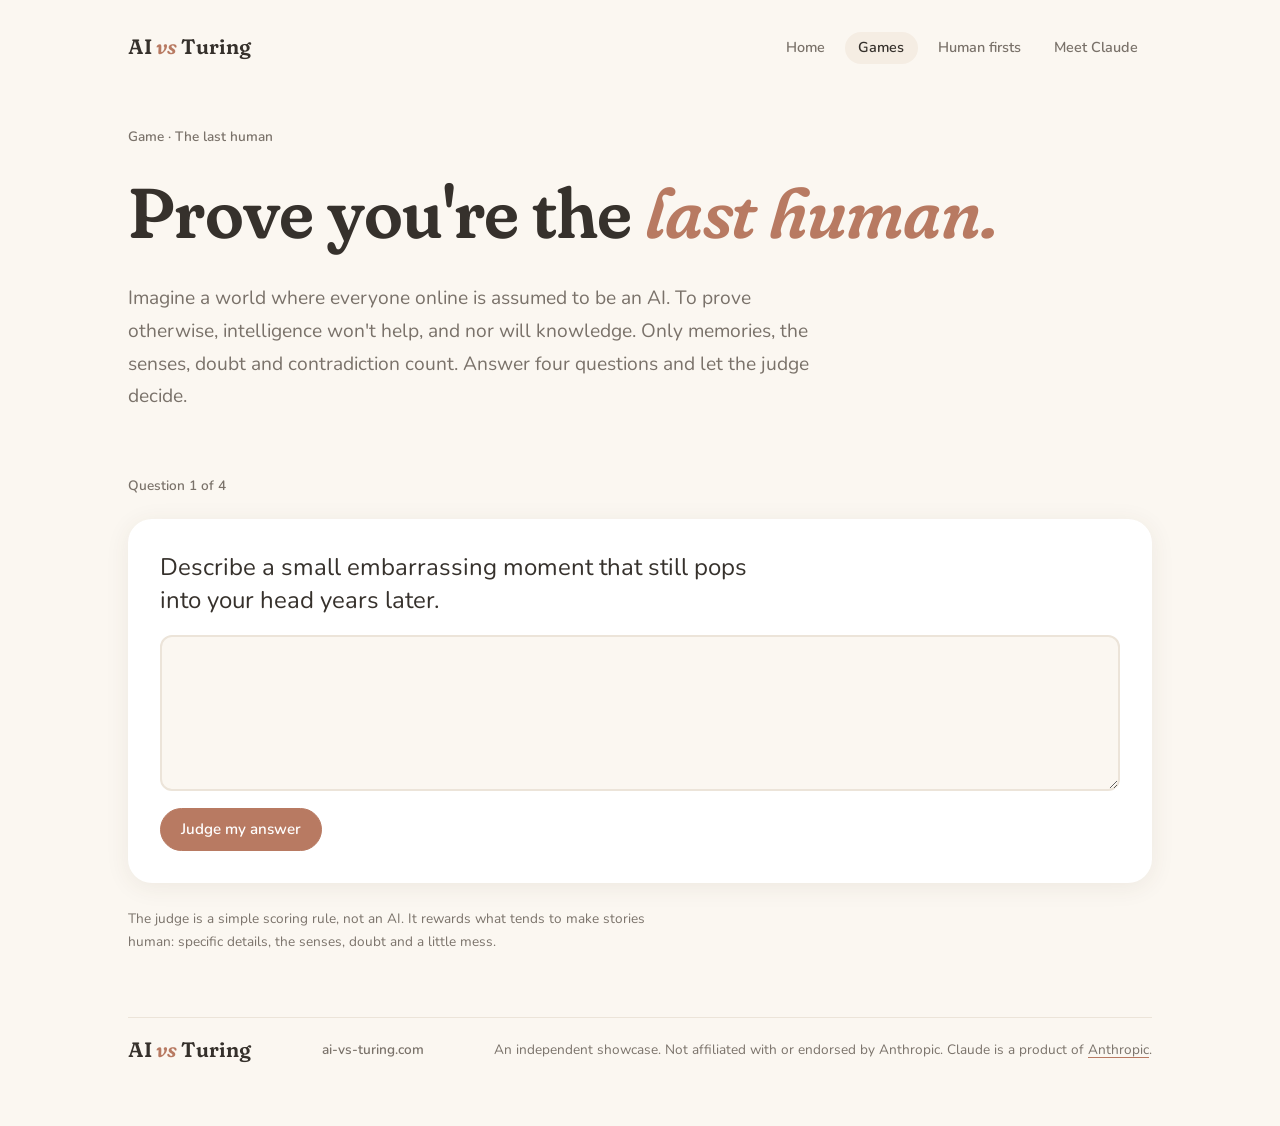
<file: last.html>
<!doctype html>
<html lang="en">
<head>
<meta charset="utf-8">
<meta name="viewport" content="width=device-width, initial-scale=1, viewport-fit=cover">
<meta name="description" content="Everyone is assumed to be an AI. Prove you are the last human, using only memories, senses, doubt and mess.">
<title>The Last Human · AI vs Turing</title>
<link rel="preconnect" href="https://fonts.googleapis.com">
<link rel="stylesheet" href="https://fonts.googleapis.com/css2?family=Archivo:wdth,wght@62..125,400..900&family=IBM+Plex+Mono:wght@400;600&family=Source+Serif+4:opsz,wght@8..60,400;8..60,600&display=swap">
<link rel="stylesheet" href="style.css">
</head>
<body>
<style>.box{background:var(--card);border:0;border-radius:24px;box-shadow:0 4px 24px rgba(80,60,40,.08);padding:clamp(1.1rem,3vw,2rem);display:grid;gap:1.1rem}
.prompt{font:400 clamp(1.2rem,2.6vw,1.5rem)/1.4 var(--body);max-width:45ch}
.box textarea,.box input[type=text]{font:400 1.05rem/1.5 var(--body);padding:.8rem;border:1.5px solid var(--ink);background:var(--paper);color:var(--ink);border-radius:3px;width:100%}
.checks{list-style:none;margin:0;padding:0;display:grid;gap:.4rem}
.checks li{font:600 .9rem/1.4 var(--mono);display:flex;gap:.6rem}
.checks li::before{content:"·";width:1.2rem;text-align:center;color:var(--muted)}
.checks li.ok{color:var(--good)} .checks li.ok::before{content:"✓"}
.checks li.no{color:var(--bad)} .checks li.no::before{content:"✗"}
.example{border-left:3px solid var(--machine);padding-left:1rem;display:grid;gap:.3rem}
.example q{font:400 1.05rem/1.5 var(--body);quotes:none}
.btns{display:flex;gap:.6rem;flex-wrap:wrap}
.bars{display:grid;gap:.5rem}
.bar{display:grid;grid-template-columns:8rem 1fr 2.5rem;gap:.6rem;align-items:center;font:600 .82rem var(--mono)}
.bar span.track{height:10px;background:var(--line);border-radius:5px;overflow:hidden;display:block}
.bar span.fill{height:100%;background:var(--signal);display:block;width:0}
.total{font:900 clamp(2.4rem,6vw,3.6rem)/1 var(--display);font-stretch:75%;color:var(--signal);font-variant-numeric:tabular-nums}
@media (max-width:30rem){.bar{grid-template-columns:6rem 1fr 2.2rem}}</style>
<div class="wrap">
  <header class="mast"><div class="brand">AI <span>vs</span> Turing</div><nav class="nav" aria-label="Pages"><a href="index.html">Home</a><a href="games.html" aria-current="page">Games</a><a href="firsts.html">Human firsts</a><a href="claude.html">Meet Claude</a></nav></header>
  <section class="hero" aria-labelledby="h1"><p class="label">Game · The last human</p><h1 id="h1">Prove you're the <em>last human.</em></h1><p class="lede">Imagine a world where everyone online is assumed to be an AI. To prove otherwise, intelligence won't help, and nor will knowledge. Only memories, the senses, doubt and contradiction count. Answer four questions and let the judge decide.</p></section>
  <section><h2 class="label">Question <span id="qn">1</span> of 4</h2>
<div class="box">
  <p class="prompt" id="qp"></p>
  <textarea id="qa" rows="5" aria-label="Your answer"></textarea>
  <div id="qres" hidden>
    <div class="bars" id="qbars"></div>
    <p><span class="label" id="qlab">Human score for this answer</span><br><span class="total" id="qtot"></span> <span class="label">out of 100</span></p>
    <p id="qverdict"></p>
    <div class="example"><span class="label">Claude answered too · scored <span id="qcs"></span></span><q id="qcl"></q></div>
  </div>
  <div class="btns"><button type="button" id="qj">Judge my answer</button><button type="button" id="qnext" hidden>Next question</button></div>
</div>
<p class="note">The judge is a simple scoring rule, not an AI. It rewards what tends to make stories human: specific details, the senses, doubt and a little mess.</p></section>
  <footer><span class="brand">AI <span>vs</span> Turing</span><span class="label">ai-vs-turing.com</span><p class="disclaimer">An independent showcase. Not affiliated with or endorsed by Anthropic. Claude is a product of <a href="https://www.anthropic.com" target="_blank" rel="noopener">Anthropic</a>.</p></footer>
</div>
<script>
(function(){
var $=function(id){return document.getElementById(id)};
var Q=[
 {p:"Describe a small embarrassing moment that still pops into your head years later.",c:"In 2009 I waved back at someone in Tesco who was actually waving at the woman behind me. I think I pretended to be stretching, but honestly I'm not sure it fooled anyone. The bakery smell still brings it back."},
 {p:"Describe the smell of a place you haven't been in years.",c:"My nan's hallway in Swansea. Coal dust, Pears soap and something sweet, maybe the tin of Quality Street she kept by the stairs. I might be making the sweets up, actually."},
 {p:"Tell me about a decision you knew was wrong while you were making it.",c:"I bought a 1998 Rover with a cracked windscreen because the seller was nice and it was raining. I knew it was a mistake before I'd even shaken his hand, but I paid anyway. It lasted three weeks."},
 {p:"Name an object you've kept for years that would mean nothing to anyone else.",c:"A blue biro from a hotel in Lisbon. It stopped working around 2015, I think, but I still keep it in the kitchen drawer. I couldn't tell you why."}
];
var sens=/\b(smell|smelt|smelled|scent|taste|tasted|sound|noise|loud|quiet|cold|warm|hot|damp|sticky|soft|rough|bright|dark|sweet|sour|bitter|salty|itchy|wet|dust|soap)\b/gi;
var doubt=/\b(maybe|perhaps|i think|not sure|probably|might|i guess|can't remember|cannot remember|no idea|i forget|honestly|i suppose)\b/gi;
var mess=/\b(but|although|though|anyway|actually|still|even|apparently|for some reason|no idea why|why)\b/gi;
function count(re,t){var m=t.match(re);return m?m.length:0}
function score(t){
  var w=t.trim().split(/\s+/).filter(Boolean),n=w.length;
  var nums=count(/\d/g,t)>0?1:0, names=0;
  t.replace(/[.!?]\s+/g,". ").split(". ").forEach(function(s){s.trim().split(/\s+/).slice(1).forEach(function(x){if(/^[A-Z][a-z]/.test(x)&&x!=="I")names++})});
  var spec=Math.min(25,nums*10+names*5), sen=Math.min(25,count(sens,t)*9), dbt=Math.min(20,count(doubt,t)*10), msy=Math.min(15,count(mess,t)*5), len=Math.min(15,Math.round(n/40*15));
  return {"Specific details":[spec,25],"The senses":[sen,25],"Doubt":[dbt,20],"Mess":[msy,15],"Length":[len,15],total:spec+sen+dbt+msy+len};
}
var i=0,tot=0,ctot=0;
function bars(s){var h="";Object.keys(s).forEach(function(k){if(k==="total")return;var v=s[k];h+='<div class="bar"><span>'+k+'</span><span class="track"><span class="fill" style="width:'+(v[0]/v[1]*100)+'%"></span></span><span>'+v[0]+'</span></div>'});return h}
function show(){$("qlab").textContent="Human score for this answer";$("qcl").parentNode.hidden=false;$("qn").textContent=i+1;$("qp").textContent=Q[i].p;$("qa").value="";$("qres").hidden=true;$("qnext").hidden=true;$("qj").disabled=false}
$("qj").addEventListener("click",function(){
  var t=$("qa").value.trim();if(!t){$("qa").focus();return}
  if($("qnext").hidden===false)return;var s=score(t),c=score(Q[i].c);tot+=s.total;ctot+=c.total;
  $("qbars").innerHTML=bars(s);$("qtot").textContent=s.total;
  $("qverdict").textContent=s.total>=70?"Verdict: human. Messy, specific and unsure of yourself, which is exactly right.":s.total>=40?"Verdict: probably human. Add a smell, a doubt or an oddly exact detail to be sure.":"Verdict: suspiciously tidy. That answer could have come from a machine.";
  $("qcl").textContent=Q[i].c;$("qcs").textContent=c.total+(c.total>s.total?", higher than you":"");
  $("qres").hidden=false;$("qnext").hidden=false;$("qnext").textContent=i<Q.length-1?"Next question":"See my result";
});
$("qnext").addEventListener("click",function(){
  if($("qnext").textContent==="Play again"){i=0;tot=0;ctot=0;$("qa").hidden=false;$("qj").hidden=false;show();return}
  if(i<Q.length-1){i++;show();return}
  var avg=Math.round(tot/Q.length),cavg=Math.round(ctot/Q.length);
  $("qp").textContent="Your result";$("qa").hidden=true;$("qj").hidden=true;$("qbars").innerHTML="";
  $("qtot").textContent=avg;$("qlab").textContent="Your score: average across all four answers";
  $("qverdict").textContent=(avg>=60?"The judge is convinced: you are human. Your memories are full of smells, doubts and odd little details no machine has lived through.":avg>=35?"Probably human. Next time, add the smell of the room or the thing you're still not sure about.":"The judge isn't sure yet. Real memories are messy, so don't tidy them up.")+" Claude averaged "+cavg+". It can imitate a memory, but it has never stood in your nan's hallway.";
  $("qcl").parentNode.hidden=true;$("qnext").textContent="Play again";
});
show();
})();
</script>
</body>
</html>
</file>
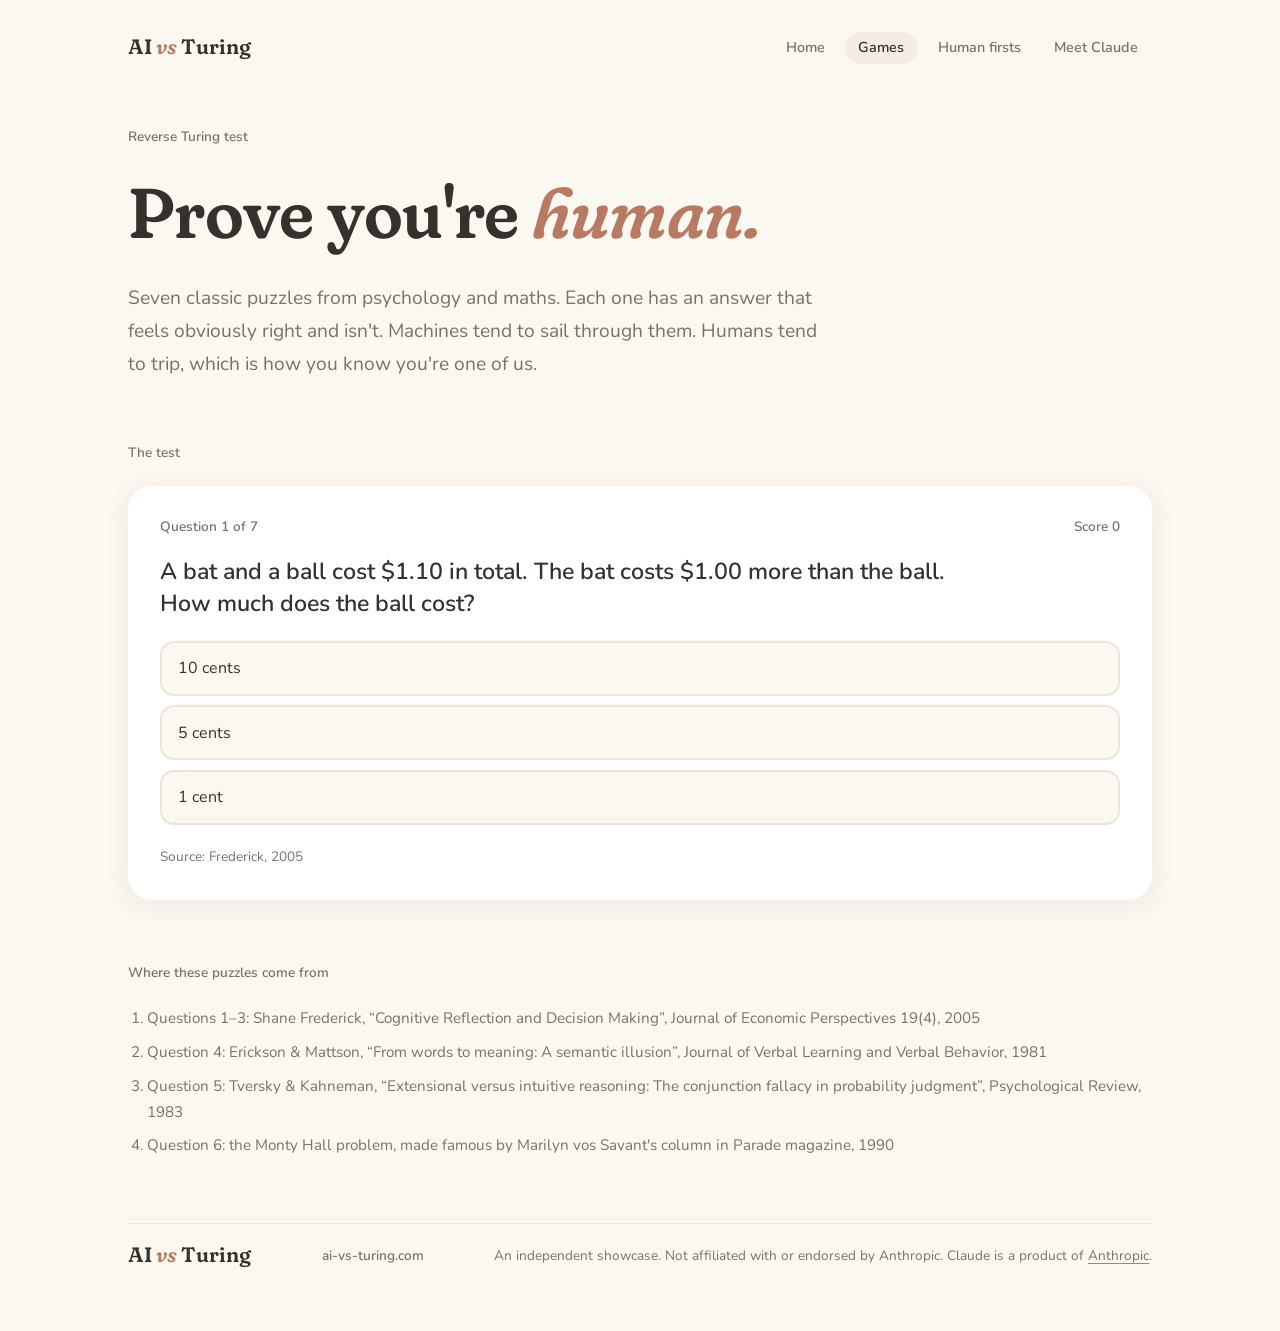
<file: quiz.html>
<!doctype html>
<html lang="en">
<head>
<meta charset="utf-8">
<meta name="viewport" content="width=device-width, initial-scale=1, viewport-fit=cover">
<meta name="description" content="Seven classic puzzles that machines ace and humans trip over. Take the reverse Turing test.">
<title>Prove You're Human · AI vs Turing</title>
<link rel="preconnect" href="https://fonts.googleapis.com">
<link rel="stylesheet" href="https://fonts.googleapis.com/css2?family=Archivo:wdth,wght@62..125,400..900&family=IBM+Plex+Mono:wght@400;600&family=Source+Serif+4:opsz,wght@8..60,400;8..60,600&display=swap">
<link rel="stylesheet" href="style.css">
</head>
<body>
<style>
.qz{background:var(--card);border:0;border-radius:24px;box-shadow:0 4px 24px rgba(80,60,40,.08);padding:clamp(1.1rem,3vw,2rem);display:grid;gap:1.25rem}
.qhead{display:flex;justify-content:space-between;gap:1rem;flex-wrap:wrap}
.qtext{font:600 clamp(1.15rem,2.4vw,1.45rem)/1.4 var(--body);max-width:60ch}
.opts{display:grid;gap:.6rem}
.opts button{text-align:left;text-transform:none;letter-spacing:0;font:400 1rem/1.4 var(--mono);padding:.9rem 1rem;background:var(--paper)}
.opts button.right{border-color:var(--good);color:var(--good)}
.opts button.wrong{border-color:var(--bad);color:var(--bad)}
.opts button:disabled{opacity:1}
.end{display:grid;gap:.8rem}
.end .big{color:var(--signal)}
</style>
<div class="wrap">
  <header class="mast">
    <div class="brand">AI <span>vs</span> Turing</div>
    <nav class="nav" aria-label="Pages"><a href="index.html">Home</a><a href="games.html" aria-current="page">Games</a><a href="firsts.html">Human firsts</a><a href="claude.html">Meet Claude</a></nav>
  </header>

  <section class="hero" aria-labelledby="h1">
    <p class="label">Reverse Turing test</p>
    <h1 id="h1">Prove you're <em>human.</em></h1>
    <p class="lede">Seven classic puzzles from psychology and maths. Each one has an answer that feels obviously right and isn't. Machines tend to sail through them. Humans tend to trip, which is how you know you're one of us.</p>
  </section>

  <section aria-labelledby="go">
    <h2 id="go" class="label">The test</h2>
    <div class="qz" id="qz">
      <div class="qhead"><span class="label" id="qn">Question 1 of 7</span><span class="label" id="qs">Score 0</span></div>
      <p class="qtext" id="qt"></p>
      <div class="opts" id="qo"></div>
      <div class="result" id="qr" hidden><span class="tag" id="qtag"></span><p id="qwhy"></p></div>
      <div class="end" id="qend" hidden>
        <span class="label">Your score</span>
        <span class="big" id="qfinal"></span>
        <h3 id="qverdict"></h3>
        <p id="qline"></p>
      </div>
      <div class="foot"><span class="note" id="qsrc"></span><button id="qnext" type="button" hidden>Next question</button></div>
    </div>
  </section>

  <section class="sources" aria-labelledby="src">
    <span class="label" id="src">Where these puzzles come from</span>
    <ol>
      <li>Questions 1–3: Shane Frederick, “Cognitive Reflection and Decision Making”, Journal of Economic Perspectives 19(4), 2005</li>
      <li>Question 4: Erickson &amp; Mattson, “From words to meaning: A semantic illusion”, Journal of Verbal Learning and Verbal Behavior, 1981</li>
      <li>Question 5: Tversky &amp; Kahneman, “Extensional versus intuitive reasoning: The conjunction fallacy in probability judgment”, Psychological Review, 1983</li>
      <li>Question 6: the Monty Hall problem, made famous by Marilyn vos Savant's column in Parade magazine, 1990</li>
    </ol>
  </section>

  <footer>
    <span class="brand">AI <span>vs</span> Turing</span>
    <span class="label">ai-vs-turing.com</span>
    <p class="disclaimer">An independent showcase. Not affiliated with or endorsed by Anthropic. Claude is a product of <a href="https://www.anthropic.com" target="_blank" rel="noopener">Anthropic</a>.</p>
  </footer>
</div>
<script>
(function(){
  var Q=[
    {q:"A bat and a ball cost $1.10 in total. The bat costs $1.00 more than the ball. How much does the ball cost?",o:["10 cents","5 cents","1 cent"],a:1,
     w:"If the ball were 10 cents, the bat would be $1.10 and the total $1.20. Ball 5 cents, bat $1.05, total $1.10. Most people's first answer is 10 cents."},
    {q:"If 5 machines take 5 minutes to make 5 widgets, how long would 100 machines take to make 100 widgets?",o:["100 minutes","20 minutes","5 minutes"],a:2,
     w:"Each machine makes one widget in 5 minutes. A hundred machines working at once make a hundred widgets in the same 5 minutes."},
    {q:"A patch of lily pads doubles in size every day. It takes 48 days to cover the whole lake. How long does it take to cover half the lake?",o:["24 days","47 days","46 days"],a:1,
     w:"It doubles daily, so the day before it covers the whole lake, it covers half. Day 47."},
    {q:"How many animals of each kind did Moses take on the ark?",o:["Two","Seven","None"],a:2,
     w:"It was Noah, not Moses. Most people answer “two” without noticing, a slip psychologists call the Moses illusion."},
    {q:"Linda is 31, single, outspoken and very bright. She studied philosophy and cares deeply about discrimination and social justice. Which is more likely?",o:["Linda is a bank teller","Linda is a bank teller and active in the feminist movement"],a:0,
     w:"Two things both being true can never be more likely than one of them alone. The story makes the second option feel right, which is the conjunction fallacy."},
    {q:"On a game show you pick door 1 of 3. One door hides a car. The host, who knows where it is, opens door 3 to show a goat and offers you door 2. What should you do?",o:["Stick with door 1","Switch to door 2","It makes no difference"],a:1,
     w:"Switching wins two times in three. Your first pick had a 1-in-3 chance, and the host's choice pushes the other 2-in-3 onto the remaining door."},
    {q:"Mary's father has five daughters: Nana, Nene, Nini and Nono. What is the fifth daughter's name?",o:["Nunu","Nina","Mary"],a:2,
     w:"It says so in the first two words. The pattern pulls you towards Nunu."}
  ];
  var src=["Frederick, 2005","Frederick, 2005","Frederick, 2005","Erickson & Mattson, 1981","Tversky & Kahneman, 1983","Monty Hall problem","A classic riddle"];
  var i=0,score=0,$=function(id){return document.getElementById(id)};
  function show(){
    var q=Q[i]; $("qn").textContent="Question "+(i+1)+" of "+Q.length; $("qt").textContent=q.q;
    $("qsrc").textContent="Source: "+src[i]; var box=$("qo"); box.innerHTML="";
    q.o.forEach(function(t,k){var b=document.createElement("button");b.type="button";b.id="opt"+k;b.textContent=t;b.addEventListener("click",function(){pick(k)});box.appendChild(b)});
    $("qr").hidden=true; $("qnext").hidden=true; $("qend").hidden=true; $("qt").hidden=false; box.hidden=false;
  }
  function pick(k){
    var q=Q[i],ok=k===q.a; if(ok)score++;
    Array.prototype.forEach.call($("qo").children,function(b,n){b.disabled=true;if(n===q.a)b.classList.add("right");else if(n===k)b.classList.add("wrong")});
    $("qtag").textContent=ok?"Correct":"Very human of you"; $("qtag").className="tag "+(ok?"ok":"no");
    $("qwhy").textContent=q.w; $("qr").hidden=false; $("qs").textContent="Score "+score;
    $("qnext").textContent=i<Q.length-1?"Next question":"See my result"; $("qnext").hidden=false;
  }
  function finish(){
    $("qt").hidden=true;$("qo").hidden=true;$("qr").hidden=true;$("qsrc").textContent="";
    $("qfinal").textContent=score+" / "+Q.length;
    var v,l;
    if(score===Q.length){v="Suspiciously perfect.";l="No trips, no slips. We'd like to ask you a few more questions about your childhood.";}
    else if(score>=4){v="Convincingly human.";l="You caught most of the traps and fell into a few, which is exactly what a person does.";}
    else {v="Gloriously human.";l="Your instincts answered before your reasoning did. Every one of these traps was designed for you, and you walked in. Welcome to the species.";}
    $("qverdict").textContent=v;$("qline").textContent=l;$("qend").hidden=false;$("qnext").textContent="Try again";
  }
  $("qnext").addEventListener("click",function(){
    if($("qend").hidden===false){i=0;score=0;$("qs").textContent="Score 0";show();return;}
    if(i<Q.length-1){i++;show();}else finish();
  });
  show();
})();
</script>
</body>
</html>
</file>
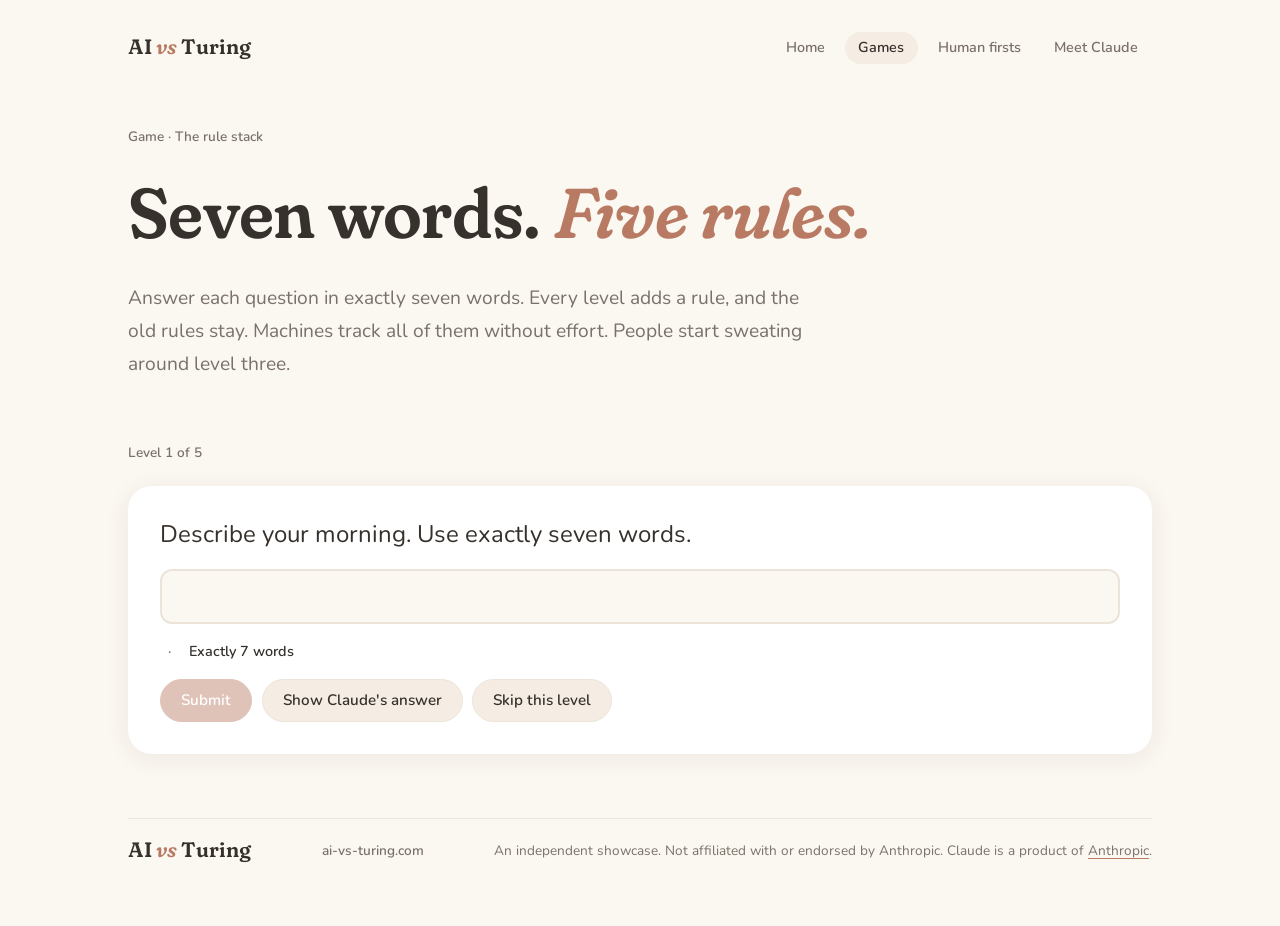
<file: rules.html>
<!doctype html>
<html lang="en">
<head>
<meta charset="utf-8">
<meta name="viewport" content="width=device-width, initial-scale=1, viewport-fit=cover">
<meta name="description" content="Answer in exactly seven words while the rules pile up. Easy for a machine, maddening for a person.">
<title>Rule Stack · AI vs Turing</title>
<link rel="preconnect" href="https://fonts.googleapis.com">
<link rel="stylesheet" href="https://fonts.googleapis.com/css2?family=Archivo:wdth,wght@62..125,400..900&family=IBM+Plex+Mono:wght@400;600&family=Source+Serif+4:opsz,wght@8..60,400;8..60,600&display=swap">
<link rel="stylesheet" href="style.css">
</head>
<body>
<style>.box{background:var(--card);border:0;border-radius:24px;box-shadow:0 4px 24px rgba(80,60,40,.08);padding:clamp(1.1rem,3vw,2rem);display:grid;gap:1.1rem}
.prompt{font:400 clamp(1.2rem,2.6vw,1.5rem)/1.4 var(--body);max-width:45ch}
.box textarea,.box input[type=text]{font:400 1.05rem/1.5 var(--body);padding:.8rem;border:1.5px solid var(--ink);background:var(--paper);color:var(--ink);border-radius:3px;width:100%}
.checks{list-style:none;margin:0;padding:0;display:grid;gap:.4rem}
.checks li{font:600 .9rem/1.4 var(--mono);display:flex;gap:.6rem}
.checks li::before{content:"·";width:1.2rem;text-align:center;color:var(--muted)}
.checks li.ok{color:var(--good)} .checks li.ok::before{content:"✓"}
.checks li.no{color:var(--bad)} .checks li.no::before{content:"✗"}
.example{border-left:3px solid var(--machine);padding-left:1rem;display:grid;gap:.3rem}
.example q{font:400 1.05rem/1.5 var(--body);quotes:none}
.btns{display:flex;gap:.6rem;flex-wrap:wrap}
.bars{display:grid;gap:.5rem}
.bar{display:grid;grid-template-columns:8rem 1fr 2.5rem;gap:.6rem;align-items:center;font:600 .82rem var(--mono)}
.bar span.track{height:10px;background:var(--line);border-radius:5px;overflow:hidden;display:block}
.bar span.fill{height:100%;background:var(--signal);display:block;width:0}
.total{font:900 clamp(2.4rem,6vw,3.6rem)/1 var(--display);font-stretch:75%;color:var(--signal);font-variant-numeric:tabular-nums}
@media (max-width:30rem){.bar{grid-template-columns:6rem 1fr 2.2rem}}</style>
<div class="wrap">
  <header class="mast"><div class="brand">AI <span>vs</span> Turing</div><nav class="nav" aria-label="Pages"><a href="index.html">Home</a><a href="games.html" aria-current="page">Games</a><a href="firsts.html">Human firsts</a><a href="claude.html">Meet Claude</a></nav></header>
  <section class="hero" aria-labelledby="h1"><p class="label">Game · The rule stack</p><h1 id="h1">Seven words. <em>Five rules.</em></h1><p class="lede">Answer each question in exactly seven words. Every level adds a rule, and the old rules stay. Machines track all of them without effort. People start sweating around level three.</p></section>
  <section><h2 class="label">Level <span id="lv">1</span> of 5</h2>
<div class="box">
  <p class="prompt" id="rp"></p>
  <input type="text" id="ri" autocomplete="off" aria-label="Your seven words">
  <ul class="checks" id="rc"></ul>
  <div class="end" id="rdone" hidden><span class="label">Your score</span><span class="big" id="rscore"></span><h3 id="rtag"></h3><p id="rmsg"></p></div>
  <div class="btns"><button type="button" id="rgo" disabled>Submit</button><button type="button" id="rshow">Show Claude's answer</button><button type="button" id="rskip">Skip this level</button></div>
  <div class="example" id="rex" hidden><span class="label">Claude's answer</span><q id="rexq"></q></div>
</div></section>
  <footer><span class="brand">AI <span>vs</span> Turing</span><span class="label">ai-vs-turing.com</span><p class="disclaimer">An independent showcase. Not affiliated with or endorsed by Anthropic. Claude is a product of <a href="https://www.anthropic.com" target="_blank" rel="noopener">Anthropic</a>.</p></footer>
</div>
<script>
(function(){
var $=function(id){return document.getElementById(id)};
var L=[
 {p:"Describe your morning.",n:1,ex:"Woke up late and burned the toast."},
 {p:"What did you drink today?",n:2,ex:"I drank 2 coffees before work today."},
 {p:"Describe your favourite food.",n:3,ex:"3 big bowls of hot spicy pasta"},
 {p:"Describe your ideal holiday.",n:4,ex:"4 days lazing on sandy Thai islands"},
 {p:"Describe your dream job.",n:5,ex:"Running 9 tiny zoos with happy koalas"}
];
var names=["Exactly 7 words","Includes a number written as digits","No letter E anywhere","No word you've used in an earlier answer","Every word starts with a different letter"];
var lv=0,used={},cleared=0;
function words(t){return t.trim().split(/\s+/).filter(Boolean)}
function clean(w){return w.toLowerCase().replace(/[^a-z0-9]/g,"")}
function test(t){
  var w=words(t),c=w.map(clean).filter(Boolean),r=[];
  r.push(w.length===7);
  r.push(/[0-9]/.test(t));
  r.push(!/e/i.test(t));
  r.push(c.every(function(x){return !used[x]}));
  var firsts=c.filter(function(x){return /^[a-z]/.test(x)}).map(function(x){return x[0]});
  r.push(new Set(firsts).size===firsts.length);
  return r.slice(0,L[lv].n);
}
function draw(){
  var r=test($("ri").value),h="";
  r.forEach(function(ok,k){h+='<li class="'+($("ri").value.trim()?(ok?"ok":"no"):"")+'">'+names[k]+'</li>'});
  $("rc").innerHTML=h;$("rgo").disabled=!r.every(Boolean);
}
function show(){
  $("lv").textContent=lv+1;$("rp").textContent=L[lv].p+" Use exactly seven words.";$("ri").value="";$("ri").disabled=false;
  $("rex").hidden=true;$("rdone").hidden=true;$("rgo").textContent="Submit";draw();
}
$("ri").addEventListener("input",draw);
$("rshow").addEventListener("click",function(){$("rexq").textContent=L[lv].ex;$("rex").hidden=false});
$("rgo").addEventListener("click",function(){
  if($("rgo").textContent==="Play again"){lv=0;used={};cleared=0;$("rp").hidden=false;$("ri").hidden=false;$("rc").hidden=false;$("rskip").hidden=false;$("rshow").hidden=false;show();return}
  words($("ri").value).map(clean).forEach(function(x){if(x)used[x]=1});cleared++;
  next();
});
$("rskip").addEventListener("click",function(){next()});
function next(){
  if(lv<L.length-1){lv++;show();return}
  $("ri").disabled=true;$("rp").hidden=true;$("ri").hidden=true;$("rc").hidden=true;$("rex").hidden=true;$("rskip").hidden=true;$("rshow").hidden=true;$("rscore").textContent=cleared+" / 5";$("rtag").textContent=cleared===1?"1 level cleared":cleared+" levels cleared";
  $("rmsg").textContent=cleared===5?"Impressive. Five stacked rules without a slip. Machines find this easy; people who manage it should feel proud.":cleared>=3?"Well played. Juggling that many rules at once is genuinely hard for a human brain.":"Tough, isn't it? Keeping five rules in your head at once is where machines shine, and why they make handy helpers.";
  $("rdone").hidden=false;$("rgo").textContent="Play again";$("rgo").disabled=false;
}
show();
})();
</script>
</body>
</html>
</file>
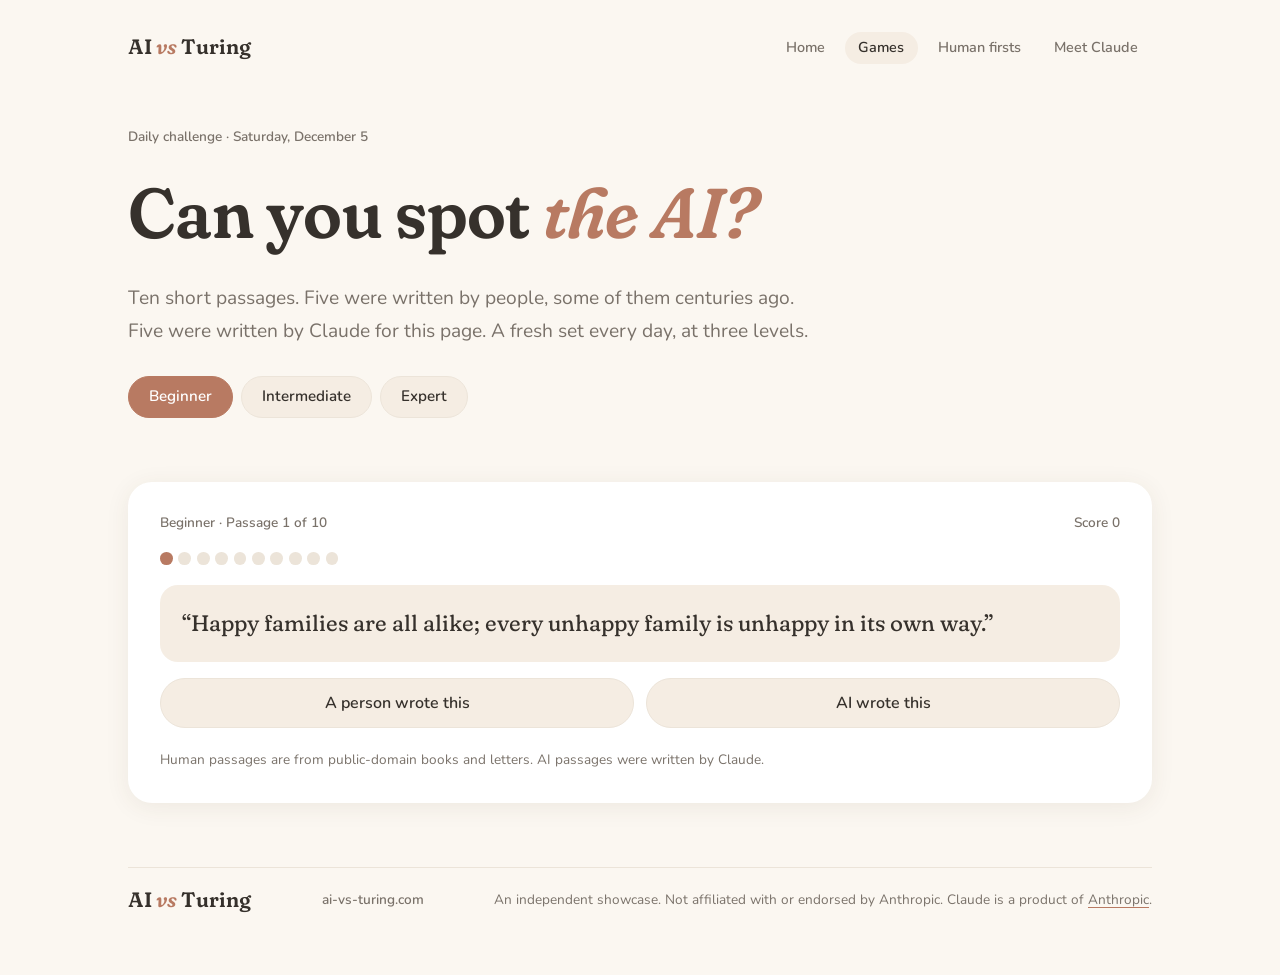
<file: spot.html>
<!doctype html>
<html lang="en">
<head>
<meta charset="utf-8">
<meta name="viewport" content="width=device-width, initial-scale=1, viewport-fit=cover">
<meta name="description" content="A new daily challenge: ten short passages, five by people and five by AI. Can you spot the AI? Three levels, a score out of ten and a certificate to share.">
<title>Spot the AI · AI vs Turing</title>
<link rel="stylesheet" href="style.css">
<style>
.levels{display:flex;gap:.5rem;flex-wrap:wrap}
.levels button[aria-pressed="true"]{background:var(--signal);border-color:var(--signal);color:#fff}
.spot{background:var(--card);border-radius:24px;padding:clamp(1.2rem,3vw,2rem);display:grid;gap:1.25rem;box-shadow:0 4px 24px rgba(80,60,40,.08)}
.passage{font:400 clamp(1.15rem,2.4vw,1.4rem)/1.6 var(--display);font-variation-settings:"SOFT" 100;background:var(--soft);border-radius:18px;padding:1.3rem 1.4rem;margin:0;max-width:none}
.choice{display:grid;grid-template-columns:1fr 1fr;gap:.75rem}
.choice button{padding:1rem;font-size:1rem}
.choice button:disabled{opacity:.5}
.choice button.right,.choice button.wrong{opacity:1;border-width:2px}
.choice button.right{border-color:var(--good);color:var(--good);background:var(--card)}
.choice button.wrong{border-color:var(--bad);color:var(--bad);background:var(--card)}
.dots{display:flex;gap:.35rem;flex-wrap:wrap}
.dots i{width:.8rem;height:.8rem;border-radius:50%;background:var(--line);display:block}
.dots i.ok{background:var(--good)} .dots i.no{background:var(--bad)} .dots i.now{background:var(--signal)}
.share{display:flex;gap:.6rem;flex-wrap:wrap;align-items:center}
.share input{flex:1 1 12rem;padding:.75rem;background:var(--paper);color:var(--ink)}
.played{background:var(--soft);border-radius:14px;padding:.9rem 1.1rem;font-size:.95rem}
#pnext{background:var(--signal);border-color:var(--signal);color:#fff}
#copied{color:var(--good);font-weight:600;font-size:.9rem}
</style>
</head>
<body>

<div class="wrap">
  <header class="mast"><div class="brand">AI <span>vs</span> Turing</div><nav class="nav" aria-label="Pages"><a href="index.html">Home</a><a href="games.html" aria-current="page">Games</a><a href="firsts.html">Human firsts</a><a href="claude.html">Meet Claude</a></nav></header>

  <section class="hero" aria-labelledby="h1">
    <p class="label">Daily challenge · <span id="today"></span></p>
    <h1 id="h1">Can you spot <em>the AI?</em></h1>
    <p class="lede">Ten short passages. Five were written by people, some of them centuries ago. Five were written by Claude for this page. A fresh set every day, at three levels.</p>
    <div class="levels" role="group" aria-label="Level">
      <button type="button" data-l="0">Beginner</button>
      <button type="button" data-l="1">Intermediate</button>
      <button type="button" data-l="2">Expert</button>
    </div>
    <p class="note" id="streak" hidden></p>
  </section>

  <section aria-label="The challenge">
    <div class="spot">
      <div class="gamehead"><span class="label" id="pn"></span><span class="label" id="ps"></span></div>
      <div class="dots" id="dots" aria-hidden="true"></div>
      <p class="played" id="played" hidden></p>
      <div id="play">
        <blockquote class="passage" id="pt"></blockquote>
        <div class="choice" style="margin-top:1rem"><button type="button" id="bH">A person wrote this</button><button type="button" id="bA">AI wrote this</button></div>
        <div class="result" id="pr" hidden style="margin-top:1rem"><span class="tag" id="ptag"></span><p id="pwhy"></p></div>
      </div>
      <div class="end" id="pend" hidden>
        <span class="label">Your score</span>
        <span class="big" id="pfinal"></span>
        <h3 id="pverdict"></h3>
        <p id="pline"></p>
        <div class="share">
          <button type="button" id="bshare">Share my score</button>
          <span id="copied" hidden>Copied, ready to paste</span>
        </div>
        <div class="share">
          <input type="text" id="cname" maxlength="40" placeholder="Your name for the certificate" aria-label="Your name for the certificate">
          <button type="button" id="bcert">Download certificate</button>
        </div>
      </div>
      <div class="foot"><span class="note">Human passages are from public-domain books and letters. AI passages were written by Claude.</span><button type="button" id="pnext" hidden>Next passage</button></div>
    </div>
  </section>

  <footer><span class="brand">AI <span>vs</span> Turing</span><span class="label">ai-vs-turing.com</span><p class="disclaimer">An independent showcase. Not affiliated with or endorsed by Anthropic. Claude is a product of <a href="https://www.anthropic.com" target="_blank" rel="noopener">Anthropic</a>.</p></footer>
</div>

<script>
(function(){
  // h: [text, source]   a: [text, the giveaway]
  var P=[
   {h:[
    ["It was the best of times, it was the worst of times, it was the age of wisdom, it was the age of foolishness.","Charles Dickens, A Tale of Two Cities, 1859."],
    ["It is a truth universally acknowledged, that a single man in possession of a good fortune, must be in want of a wife.","Jane Austen, Pride and Prejudice, 1813."],
    ["Happy families are all alike; every unhappy family is unhappy in its own way.","Leo Tolstoy, Anna Karenina, 1878 (Constance Garnett's translation)."],
    ["Two roads diverged in a wood, and I, I took the one less traveled by, and that has made all the difference.","Robert Frost, The Road Not Taken, 1916."],
    ["I wandered lonely as a cloud that floats on high o'er vales and hills, when all at once I saw a crowd, a host, of golden daffodils.","William Wordsworth, 1807."],
    ["Why, sometimes I've believed as many as six impossible things before breakfast.","Lewis Carroll, Through the Looking-Glass, 1871. The White Queen speaking."],
    ["Do I contradict myself? Very well then I contradict myself. I am large, I contain multitudes.","Walt Whitman, Song of Myself, 1855."],
    ["We are all in the gutter, but some of us are looking at the stars.","Oscar Wilde, Lady Windermere's Fan, 1892."],
    ["Whatever our souls are made of, his and mine are the same.","Emily Brontë, Wuthering Heights, 1847."],
    ["I'm not afraid of storms, for I'm learning how to sail my ship.","Louisa May Alcott, Little Women, 1868."]],
    a:[
    ["Rainy days offer a wonderful opportunity to slow down, reflect, and reconnect with the simple joys of life, such as reading, baking, or spending quality time with loved ones.","A tidy list of three, upbeat and general. Classic assistant style."],
    ["Friendship is a beautiful tapestry woven from shared experiences, mutual respect, and unwavering support through life's many ups and downs.","“Tapestry” and “unwavering support” are well-worn AI favourites."],
    ["In today's fast-paced world, it's more important than ever to prioritize self-care, set healthy boundaries, and embrace the journey of personal growth.","“In today's fast-paced world” is a giveaway opener."],
    ["Cats are fascinating creatures known for their independence, curiosity, and playful nature, making them beloved companions for millions of people around the world.","Reads like an encyclopedia summary: true, smooth, and about nobody in particular."],
    ["Ultimately, happiness is not a destination but a journey, one that invites us to cherish each moment and find meaning in the everyday.","“Not a destination but a journey” plus a neat moral at the end."],
    ["Coffee is more than just a beverage; it's a ritual, a moment of comfort, and for many, an essential part of starting the day on the right foot.","“More than just a…” followed by a list of three."],
    ["Learning a new language can be challenging, but with consistent practice, patience, and a positive mindset, anyone can achieve fluency.","Encouraging, balanced and hedged. No real person or story behind it."],
    ["The ocean is a vast and mysterious realm, teeming with life and offering endless inspiration for artists, scientists, and dreamers alike.","“Vast and mysterious realm” and “alike” at the end of a list of three."],
    ["Gardening is a rewarding hobby that not only beautifies your surroundings but also promotes mental well-being and a deeper connection with nature.","“Not only… but also” with wellbeing benefits: brochure-smooth."],
    ["While opinions may vary, many people find that autumn's crisp air, vibrant foliage, and cozy atmosphere make it the most delightful season of the year.","“While opinions may vary” is a very AI way to avoid having an opinion."]]},
   {h:[
    ["I went to the woods because I wished to live deliberately, to front only the essential facts of life, and see if I could not learn what it had to teach.","Henry David Thoreau, Walden, 1854."],
    ["Our life is frittered away by detail. Simplify, simplify.","Henry David Thoreau, Walden, 1854."],
    ["I am certain of nothing but the holiness of the Heart's affections and the truth of Imagination.","John Keats, in a letter to Benjamin Bailey, 1817."],
    ["If I read a book and it makes my whole body so cold no fire can ever warm me, I know that is poetry.","Emily Dickinson, as recorded by Thomas Wentworth Higginson, 1870."],
    ["I can resist everything except temptation.","Oscar Wilde, Lady Windermere's Fan, 1892."],
    ["The only way to get rid of a temptation is to yield to it.","Oscar Wilde, The Picture of Dorian Gray, 1890."],
    ["I do not want people to be very agreeable, as it saves me the trouble of liking them a great deal.","Jane Austen, in a letter to her sister Cassandra, 1798."],
    ["One cannot think well, love well, sleep well, if one has not dined well.","Virginia Woolf, A Room of One's Own, 1929."],
    ["For my part, I travel not to go anywhere, but to go. I travel for travel's sake. The great affair is to move.","Robert Louis Stevenson, Travels with a Donkey in the Cévennes, 1879."],
    ["I often think that the night is more alive and more richly coloured than the day.","Vincent van Gogh, in a letter to his brother Theo, 1888 (translated)."]],
    a:[
    ["A library is the only place where silence is shared like a meal.","A neat simile that sounds wise but doesn't quite hold up when you think about it."],
    ["Most of growing up is learning which of your fears were furniture all along.","Striking, but a little too polished, like a line built to be quoted."],
    ["The sea keeps no diary, yet it remembers every shore.","Poetic-sounding, but it doesn't really mean anything. Common in AI aphorisms."],
    ["I trust people who apologise to dogs when they step on their tails.","AI often borrows this kind of warm, relatable observation from the internet."],
    ["Rain is the sky admitting it cannot hold everything.","Giving weather human feelings is a favourite AI move."],
    ["An old map is a list of promises nobody kept.","A tidy metaphor with no real person or place behind it."],
    ["Every kitchen drawer has one key that opens nothing and is never thrown away.","Very human-sounding. AI is good at universal little details like this."],
    ["Patience is just hope that has learned to sit down.","The “X is just Y that has learned to Z” pattern is a modern AI favourite."],
    ["The best conversations happen in doorways, when someone is already halfway to leaving.","Lovely, but generic: it could be about anyone, anywhere."],
    ["A garden is a long argument with the weather that you agree to lose gracefully.","Well made, but the polish and balance give it away."]]},
   {h:[
    ["I like work: it fascinates me. I can sit and look at it for hours.","Jerome K. Jerome, Three Men in a Boat, 1889. It sounds like a modern joke, but it's 135 years old."],
    ["It is impossible to enjoy idling thoroughly unless one has plenty of work to do.","Jerome K. Jerome, Idle Thoughts of an Idle Fellow, 1886."],
    ["Work consists of whatever a body is obliged to do, and Play consists of whatever a body is not obliged to do.","Mark Twain, The Adventures of Tom Sawyer, 1876."],
    ["Fish and visitors stink in three days.","Benjamin Franklin, Poor Richard's Almanack, 1736."],
    ["An inconvenience is only an adventure wrongly considered; an adventure is an inconvenience rightly considered.","G. K. Chesterton, On Running After One's Hat, 1908."],
    ["When I am playing with my cat, who knows whether she have more sport in dallying with me than I have in gaming with her?","Michel de Montaigne, Essays, about 1580 (John Florio's translation, 1603)."],
    ["No man but a blockhead ever wrote, except for money.","Samuel Johnson, recorded by James Boswell, 1776."],
    ["Nothing puzzles me more than time and space; and yet nothing troubles me less, as I never think about them.","Charles Lamb, in a letter, 1810."],
    ["One of the pleasantest things in the world is going a journey; but I like to go by myself.","William Hazlitt, On Going a Journey, 1822."],
    ["The person, be it gentleman or lady, who has not pleasure in a good novel, must be intolerably stupid.","Jane Austen, Northanger Abbey, 1817."]],
    a:[
    ["I have found that the hour after supper is the only honest one; the day's ambitions are spent, and a man may at last admit what he truly wanted.","AI imitating an old essayist. A touch too smooth, and it never names a real supper."],
    ["My aunt maintained that a well-made bed could cure most melancholy, and I have never had the courage to test her on the remainder.","The aunt is invented. AI is happy to make up a relative to sound human."],
    ["There is no traveller so wretched as he who has arrived; all the pleasure was in the going, and he has spent it.","Written in an old style to sit beside Stevenson and Hazlitt. Close, isn't it?"],
    ["Letters, I think, are the only conversations in which one is permitted to be both brave and absent.","Elegant and balanced. AI loves a neat pair like “brave and absent”."],
    ["I like a long walk best when I have no notion where it ends, and least when somebody has told me.","AI copying the shape of a 19th-century walking essay."],
    ["We kept the parlour for visitors and lived in the kitchen, which tells you all you need to know about where the truth of a house is kept.","An invented childhood memory, rounded off with a moral. A favourite AI trick."],
    ["A man who is always punctual has a great deal of time to wait, and very little else.","A Victorian-style quip made to order. The ending is a little too neat."],
    ["I have never once regretted staying in on a wet evening, and I have regretted almost every party.","Sounds like a real grumble, but it was written in a second to fool you."],
    ["The difficulty with a fine view is that one feels obliged to think something about it.","AI imitating Jerome K. Jerome's dry humour."],
    ["Idleness is not the absence of work but the refusal to be hurried by it.","“Not X but Y” is one of AI's favourite sentence shapes."]]}
  ];
  var NAMES=["Beginner","Intermediate","Expert"];
  var $=function(id){return document.getElementById(id)};
  var store={get:function(k){try{return JSON.parse(localStorage.getItem(k))}catch(e){return null}},set:function(k,v){try{localStorage.setItem(k,JSON.stringify(v))}catch(e){}}};

  var now=new Date(), dayKey=now.getFullYear()+"-"+String(now.getMonth()+1).padStart(2,"0")+"-"+String(now.getDate()).padStart(2,"0");
  var dayNum=Math.floor(Date.UTC(now.getFullYear(),now.getMonth(),now.getDate())/864e5);
  $("today").textContent=now.toLocaleDateString(undefined,{weekday:"long",day:"numeric",month:"long"});

  function rng(seed){return function(){seed|=0;seed=seed+0x6D2B79F5|0;var t=Math.imul(seed^seed>>>15,1|seed);t=t+Math.imul(t^t>>>7,61|t)^t;return((t^t>>>14)>>>0)/4294967296}}
  function shuffle(a,r){a=a.slice();for(var k=a.length-1;k>0;k--){var j=Math.floor(r()*(k+1));var t=a[k];a[k]=a[j];a[j]=t}return a}

  var lv=store.get("spot-level");if(lv!==0&&lv!==1&&lv!==2)lv=0;
  var set=[],i=0,score=0,marks=[];

  function deal(){
    var r=rng(dayNum*31+lv*7919);
    var h=shuffle(P[lv].h,r).slice(0,5).map(function(x){return{t:x[0],w:x[1],ai:false}});
    var a=shuffle(P[lv].a,r).slice(0,5).map(function(x){return{t:x[0],w:x[1],ai:true}});
    set=shuffle(h.concat(a),r);i=0;score=0;marks=[];
    Array.prototype.forEach.call(document.querySelectorAll(".levels button"),function(b){b.setAttribute("aria-pressed",String(+b.dataset.l===lv))});
    var past=(store.get("spot-results")||{})[dayKey+"-"+lv];
    $("played").hidden=!past;
    if(past)$("played").textContent="You scored "+past+" / 10 on today's "+NAMES[lv]+" set. Play again for practice, or come back tomorrow for a new one.";
    $("play").hidden=false;$("pend").hidden=true;show();
  }
  function dots(){var h="";for(var k=0;k<10;k++)h+='<i class="'+(marks[k]===true?"ok":marks[k]===false?"no":k===i?"now":"")+'"></i>';$("dots").innerHTML=h}
  function show(){
    $("pn").textContent=NAMES[lv]+" · Passage "+(i+1)+" of 10";$("ps").textContent="Score "+score;
    $("pt").textContent="“"+set[i].t+"”";
    ["bH","bA"].forEach(function(id){$(id).disabled=false;$(id).className=""});
    $("pr").hidden=true;$("pnext").hidden=true;dots();
  }
  function pick(ai){
    var p=set[i],ok=ai===p.ai;if(ok)score++;marks[i]=ok;
    $(p.ai?"bA":"bH").classList.add("right");if(!ok)$(ai?"bA":"bH").classList.add("wrong");
    $("bH").disabled=$("bA").disabled=true;
    $("ptag").textContent=(ok?"Well spotted: ":"Tricky one: ")+(p.ai?"AI wrote this":"a person wrote this");
    $("ptag").className="tag "+(ok?"ok":"no");
    $("pwhy").textContent=p.ai?"Written by Claude for this page. "+p.w:p.w;
    $("pr").hidden=false;$("ps").textContent="Score "+score;dots();
    $("pnext").textContent=i<9?"Next passage":"See my score";$("pnext").hidden=false;
    $("pnext").scrollIntoView({block:"nearest",behavior:"smooth"});
  }
  function finish(){
    $("play").hidden=true;$("pnext").textContent="Play again";$("played").hidden=true;
    $("pfinal").textContent=score+" / 10";
    var v,l;
    if(score===10){v="Perfect eye.";l="Not a single passage got past you. Try the next level up, if you dare."}
    else if(score>=8){v="Sharp reader.";l="You can hear the difference between a person and a pattern. Most of the time."}
    else if(score>=5){v="Nicely done.";l="Right where most readers land. The line between people and machines is thinner than it looks."}
    else{v="These were hard!";l="Don't worry: the AI passages were written to fool you. Read the explanations and try again tomorrow."}
    $("pverdict").textContent=v;$("pline").textContent=l;$("pend").hidden=false;$("copied").hidden=true;
    var res=store.get("spot-results")||{},key=dayKey+"-"+lv;if(!(key in res)){res[key]=score;store.set("spot-results",res)}
    var days=store.get("spot-days")||[];if(days.indexOf(dayKey)<0){days.push(dayKey);store.set("spot-days",days)}
    streak();
  }
  function streak(){
    var days=store.get("spot-days")||[],n=0,d=new Date(now);
    while(true){var k=d.getFullYear()+"-"+String(d.getMonth()+1).padStart(2,"0")+"-"+String(d.getDate()).padStart(2,"0");if(days.indexOf(k)<0)break;n++;d.setDate(d.getDate()-1)}
    $("streak").hidden=n<2;$("streak").textContent="You're on a "+n+"-day streak. Keep it going!";
  }

  $("bH").addEventListener("click",function(){pick(false)});
  $("bA").addEventListener("click",function(){pick(true)});
  $("pnext").addEventListener("click",function(){if(!$("pend").hidden){deal();return}if(i<9){i++;show()}else finish()});
  Array.prototype.forEach.call(document.querySelectorAll(".levels button"),function(b){b.addEventListener("click",function(){lv=+b.dataset.l;store.set("spot-level",lv);deal()})});

  $("bshare").addEventListener("click",function(){
    var grid=marks.map(function(m){return m?"🟩":"⬜"}).join("");
    var text="Can you spot the AI? "+NAMES[lv]+", "+dayKey+"\n"+score+"/10 "+grid+"\nhttps://ai-vs-turing.com/spot.html";
    if(navigator.share){navigator.share({text:text}).catch(function(){});return}
    var done=function(){$("copied").hidden=false};
    if(navigator.clipboard&&navigator.clipboard.writeText)navigator.clipboard.writeText(text).then(done,function(){prompt("Copy your score:",text)});
    else prompt("Copy your score:",text);
  });

  $("bcert").addEventListener("click",function(){
    var name=$("cname").value.trim()||"A keen-eyed reader";
    var c=document.createElement("canvas");c.width=1600;c.height=1100;var x=c.getContext("2d");
    x.fillStyle="#FBF7F1";x.fillRect(0,0,1600,1100);
    x.strokeStyle="#E3D3C3";x.lineWidth=6;x.beginPath();x.roundRect?x.roundRect(60,60,1480,980,40):x.rect(60,60,1480,980);x.stroke();
    x.textAlign="center";x.fillStyle="#B87A62";x.font="600 34px Nunito, system-ui, sans-serif";x.fillText("AI vs Turing · Daily challenge",800,200);
    x.fillStyle="#36312C";x.font="600 84px Fraunces, Georgia, serif";x.fillText("Certificate of a keen eye",800,320);
    x.fillStyle="#7A726A";x.font="400 36px Nunito, system-ui, sans-serif";x.fillText("This is to certify that",800,420);
    x.fillStyle="#36312C";x.font="italic 600 76px Fraunces, Georgia, serif";x.fillText(name,800,520);
    x.fillStyle="#7A726A";x.font="400 36px Nunito, system-ui, sans-serif";x.fillText("read ten passages and told people from machines, scoring",800,610);
    x.fillStyle="#B87A62";x.font="600 150px Fraunces, Georgia, serif";x.fillText(score+" / 10",800,790);
    x.fillStyle="#7A726A";x.font="400 34px Nunito, system-ui, sans-serif";x.fillText(NAMES[lv]+" level · "+now.toLocaleDateString(undefined,{day:"numeric",month:"long",year:"numeric"})+" · ai-vs-turing.com",800,920);
    var a=document.createElement("a");a.download="spot-the-ai-certificate.png";a.href=c.toDataURL("image/png");document.body.appendChild(a);a.click();a.remove();
  });

  streak();deal();
})();
</script>
</body>
</html>
</file>
<file: style.css>
@import url("https://fonts.googleapis.com/css2?family=Fraunces:opsz,wght,SOFT@9..144,400..700,100&family=Nunito:wght@400;600;700&display=swap");
[hidden]{display:none!important}
/* Layout: a soft, friendly page — rounded cards, warm paper, gentle accents */
:root{
  --paper:#FBF7F1; --card:#FFFFFF; --ink:#36312C; --muted:#7A726A; --line:#ECE4D9;
  --signal:#B87A62; --machine:#8C7B70; --good:#6E9A7A; --bad:#B9776E;
  --soft:#F5EDE3; --radius:18px;
  --display:"Fraunces",Georgia,serif;
  --body:"Nunito",system-ui,sans-serif;
  --mono:"Nunito",system-ui,sans-serif;
}
@media (prefers-color-scheme:dark){:root:not([data-theme="light"]){
  --paper:#1E1B19; --card:#272320; --ink:#EEE7DE; --muted:#A99F95; --line:#3A342F;
  --signal:#D9A58F; --machine:#B8A89C; --good:#9CC3A6; --bad:#DDA39B; --soft:#2C2724; color-scheme:dark}}
:root[data-theme="dark"]{
  --paper:#1E1B19; --card:#272320; --ink:#EEE7DE; --muted:#A99F95; --line:#3A342F;
  --signal:#D9A58F; --machine:#B8A89C; --good:#9CC3A6; --bad:#DDA39B; --soft:#2C2724; color-scheme:dark}
*{box-sizing:border-box}
body{background:var(--paper);color:var(--ink);font:400 1.0625rem/1.7 var(--body);margin:0;
  padding-left:max(16px,env(safe-area-inset-left,0px));padding-right:max(16px,env(safe-area-inset-right,0px))}
.wrap{max-width:64rem;margin:0 auto;padding-block:2rem 4rem;display:grid;gap:4rem}
h1,h2,h3{font-family:var(--display);font-variation-settings:"SOFT" 100;text-wrap:balance;margin:0;line-height:1.15}
h2{font-size:clamp(1.7rem,3.5vw,2.4rem);font-weight:600}
h3{font-size:1.2rem;font-weight:600}
p{margin:0;max-width:65ch}
a{color:inherit;text-decoration-color:var(--signal);text-underline-offset:3px}
a:focus-visible,button:focus-visible{outline:3px solid var(--signal);outline-offset:3px;border-radius:8px}
.label{font:600 .85rem/1.3 var(--body);color:var(--muted)}
.mono{font-family:var(--mono)}
section{display:grid;gap:1.5rem}

/* masthead + tape (now a quiet decoration) */
.mast{display:flex;justify-content:space-between;align-items:center;gap:1rem;flex-wrap:wrap}
.brand{font:600 1.3rem/1 var(--display);font-variation-settings:"SOFT" 100}
.brand span{color:var(--signal);font-style:italic}
.tape{display:none}

/* hero */
.hero{display:grid;gap:1.75rem}
.hero h1{font-size:clamp(2.3rem,6vw,4.4rem);font-weight:600;letter-spacing:-.01em}
.hero h1 em{font-style:italic;color:var(--signal)}
.verdict{display:grid;grid-template-columns:repeat(auto-fit,minmax(15rem,1fr));gap:1rem}
.verdict>div{background:var(--card);border-radius:var(--radius);padding:1.4rem;display:grid;gap:.4rem;align-content:start;min-width:0;box-shadow:0 2px 14px rgba(80,60,40,.07)}
.big{font:600 clamp(2.8rem,6vw,4rem)/1 var(--display);font-variant-numeric:tabular-nums}
.big.hit{color:var(--signal)}
.verdict p{font-size:.98rem;color:var(--muted)}
.lede{font-size:1.2rem;max-width:58ch;color:var(--muted)}

/* game */
.game{background:var(--card);border-radius:24px;padding:clamp(1.2rem,3vw,2rem);display:grid;gap:1.25rem;box-shadow:0 4px 24px rgba(80,60,40,.08)}
.gamehead{display:flex;justify-content:space-between;gap:1rem;flex-wrap:wrap;align-items:baseline}
.q{font:600 1.1rem/1.5 var(--body)}
.q b{color:var(--signal);font-weight:700}
.witnesses{display:grid;grid-template-columns:repeat(auto-fit,minmax(16rem,1fr));gap:1rem}
.w{border-radius:var(--radius);padding:1.1rem;display:grid;gap:.9rem;align-content:space-between;min-width:0;background:var(--soft);border:2px solid transparent;transition:border-color .2s}
.w .say{font:400 1.05rem/1.6 var(--body)}
.w .say::before{content:"“";color:var(--muted)}
.w .say::after{content:"”";color:var(--muted)}
.w.is-machine{border-color:var(--machine)}
button{font:600 .95rem/1 var(--body);cursor:pointer;border:1px solid var(--line);background:var(--soft);color:var(--ink);padding:.8rem 1.25rem;border-radius:999px;transition:background .2s,border-color .2s}
button:hover:not(:disabled){border-color:var(--signal);background:var(--card)}
button:disabled{opacity:.45;cursor:default}
.result{border-top:1px solid var(--line);padding-top:1rem;display:grid;gap:.5rem}
.result .tag{font:700 .95rem/1.2 var(--body)}
.tag.ok{color:var(--good)} .tag.no{color:var(--bad)}
.foot{display:flex;justify-content:space-between;align-items:center;gap:1rem;flex-wrap:wrap}
.note{font-size:.85rem;color:var(--muted)}

/* timeline */
.log{list-style:none;margin:0;padding:0;display:grid;gap:.75rem}
.log li{display:grid;grid-template-columns:5rem 1fr;gap:1.2rem;padding:1.1rem 1.2rem;background:var(--card);border-radius:var(--radius)}
.log .yr{font:600 1.4rem/1.2 var(--display);font-variant-numeric:tabular-nums;color:var(--muted)}
.log li.key .yr{color:var(--signal)}
.log div{display:grid;gap:.3rem;min-width:0}
.log p{font-size:.98rem;color:var(--muted)}

/* capability cards */
.grid{display:grid;grid-template-columns:repeat(auto-fit,minmax(16rem,1fr));gap:1rem}
.cap{background:var(--card);border-radius:var(--radius);padding:1.4rem;display:grid;gap:.6rem;align-content:start;min-width:0;box-shadow:0 2px 14px rgba(80,60,40,.06)}
.cap .proof{font:700 .9rem/1.4 var(--body);color:var(--machine)}
.cap p{font-size:.98rem;color:var(--muted)}

.sources ol{margin:0;padding-left:1.2rem;display:grid;gap:.5rem;font-size:.95rem;color:var(--muted)}
footer{border-top:1px solid var(--line);padding-top:1.25rem;display:flex;justify-content:space-between;gap:1rem;flex-wrap:wrap;align-items:center}
@media (max-width:30rem){.log li{grid-template-columns:1fr;gap:.3rem}}
@media (prefers-reduced-motion:no-preference){.tape .hole{animation:feed 1.6s steps(1) both}}
@keyframes feed{from{opacity:0}to{opacity:1}}
.nav{display:flex;gap:.4rem;flex-wrap:wrap}
.nav a{font:600 .9rem/1.2 var(--body);color:var(--muted);text-decoration:none;padding:.45rem .85rem;border-radius:999px}
.nav a:hover{color:var(--ink);background:var(--soft)}
.nav a[aria-current]{color:var(--ink);background:var(--soft)}
.disclaimer{font-size:.85rem;color:var(--muted);max-width:none}
.case{list-style:none;margin:0;padding:0;display:grid;gap:.75rem}
.case li{display:grid;grid-template-columns:7rem 1fr;gap:1.2rem;padding:1.1rem 1.2rem;background:var(--card);border-radius:var(--radius)}
.case .t{font:700 .85rem/1.4 var(--body);color:var(--machine)}
.case div{display:grid;gap:.3rem;min-width:0}
.case p{font-size:.98rem;color:var(--muted)}
.models{display:flex;flex-wrap:wrap;gap:.6rem}
.chip{font:600 .9rem/1 var(--body);background:var(--soft);border-radius:999px;padding:.6rem 1rem}
.chip small{color:var(--muted);font-weight:400}
@media (max-width:30rem){.case li{grid-template-columns:1fr;gap:.4rem}}

.final{font:600 1.2rem/1.35 var(--display);color:var(--signal);padding-top:.4rem}
@media (max-width:40rem){.mast{flex-direction:column;align-items:flex-start;gap:.6rem}.nav{flex-wrap:nowrap;overflow-x:auto;max-width:100%;padding-bottom:.3rem;-webkit-overflow-scrolling:touch}.nav a{white-space:nowrap}}
.wrap>*{min-width:0}.nav{min-width:0}

/* game pages: answer buttons, inputs and tiles in the soft style */
.opts button{color:var(--ink);border:2px solid var(--line);border-radius:14px}
.opts button:hover:not(:disabled){background:var(--soft);color:var(--ink)}
.opts button.right{border-color:var(--good);color:var(--good)}
.opts button.wrong{border-color:var(--bad);color:var(--bad)}
.tile{border-radius:10px!important}
input[type=text],textarea{border-radius:12px!important;border:2px solid var(--line)!important;font-family:var(--body)!important}
input[type=text]:focus,textarea:focus{outline:none;border-color:var(--signal)!important}
.cap-top{border-radius:12px!important;background:var(--soft)!important;color:var(--ink)!important}
.end{display:grid;gap:.8rem}.end .big{color:var(--signal)}

/* smoother feel: sections drift in gently */
@media (prefers-reduced-motion:no-preference){.wrap>section,.wrap>header{animation:rise .7s ease both}.wrap>section:nth-of-type(2){animation-delay:.08s}.wrap>section:nth-of-type(3){animation-delay:.16s}}
@keyframes rise{from{opacity:0;transform:translateY(10px)}to{opacity:1;transform:none}}
html{scroll-behavior:smooth}
/* games hub */
.hub{display:grid;grid-template-columns:repeat(auto-fit,minmax(16rem,1fr));gap:1rem}
.hub a{background:var(--card);border-radius:var(--radius);padding:1.4rem;display:grid;gap:.5rem;text-decoration:none;box-shadow:0 2px 14px rgba(80,60,40,.06);border:1px solid transparent;transition:border-color .2s}
.hub a:hover{border-color:var(--signal)}
.hub p{color:var(--muted);font-size:.98rem}
.hub .go{color:var(--signal);font-weight:600;font-size:.9rem}

/* the "keep going" buttons in each game stand out from the rest */
#next,#qnext,#knext,#cgo,#rgo,#qj{background:var(--signal);border-color:var(--signal);color:#fff}
#next:hover:not(:disabled),#qnext:hover:not(:disabled),#knext:hover:not(:disabled),#cgo:hover:not(:disabled),#rgo:hover:not(:disabled),#qj:hover:not(:disabled){background:var(--signal);filter:brightness(1.08)}
</file>
